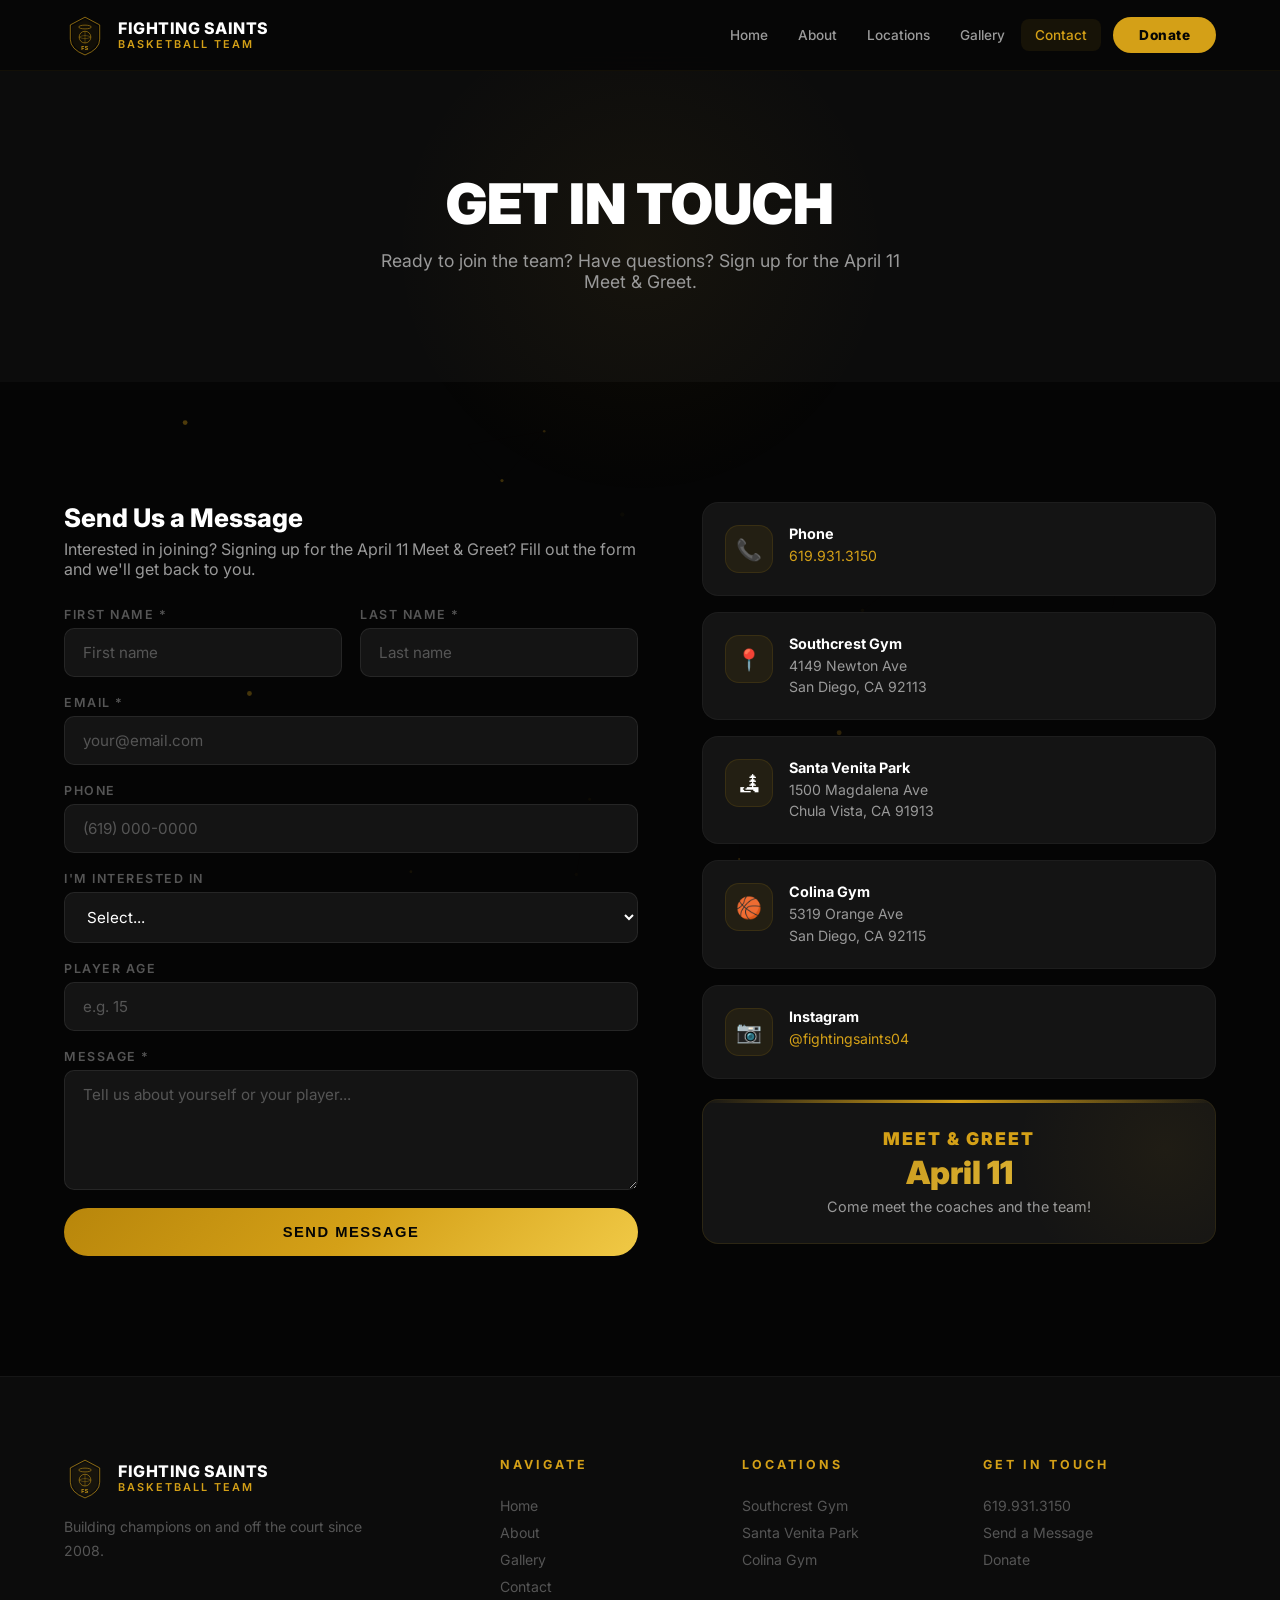
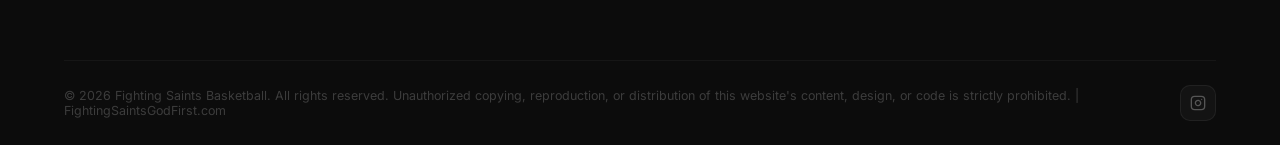
<file: contact.html>
<!DOCTYPE html>
<html lang="en">
<head>
  <meta charset="UTF-8">
  <meta name="viewport" content="width=device-width, initial-scale=1.0">
  <title>Contact | Fighting Saints Basketball</title>
  <link rel="preconnect" href="https://fonts.googleapis.com">
  <link rel="preconnect" href="https://fonts.gstatic.com" crossorigin>
  <link href="https://fonts.googleapis.com/css2?family=Inter:wght@400;500;600;700;800;900&display=swap" rel="stylesheet">
  <link rel="stylesheet" href="css/styles.css">
  <link rel="icon" href="images/logo-nav.svg" type="image/svg+xml">
</head>
<body>
  <canvas id="particles"></canvas>

  <header class="header">
    <nav class="nav">
      <a href="index.html" class="logo">
        <img src="images/logo-nav.svg" alt="Fighting Saints" class="logo-img">
        <div class="logo-text">Fighting Saints<span>Basketball Team</span></div>
      </a>
      <div class="nav-links">
        <a href="index.html">Home</a>
        <a href="index.html#about">About</a>
        <a href="index.html#locations">Locations</a>
        <a href="gallery.html">Gallery</a>
        <a href="contact.html" class="active">Contact</a>
        <a href="donate.html" class="btn-donate">Donate</a>
      </div>
      <button class="menu-toggle" aria-label="Menu"><span></span><span></span><span></span></button>
    </nav>
  </header>

  <section class="page-hero">
    <h1>Get in Touch</h1>
    <p>Ready to join the team? Have questions? Sign up for the April 11 Meet &amp; Greet.</p>
  </section>

  <section class="section">
    <div class="container">
      <div class="contact-grid">
        <div class="reveal-left">
          <h3 style="font-size:1.6rem; font-weight:800; margin-bottom:6px;">Send Us a Message</h3>
          <p style="color:var(--gray); margin-bottom:28px;">Interested in joining? Signing up for the April 11 Meet &amp; Greet? Fill out the form and we'll get back to you.</p>
          <form class="contact-form">
            <div class="form-row">
              <div class="form-group"><label for="firstName">First Name *</label><input type="text" id="firstName" name="firstName" required placeholder="First name"></div>
              <div class="form-group"><label for="lastName">Last Name *</label><input type="text" id="lastName" name="lastName" required placeholder="Last name"></div>
            </div>
            <div class="form-group"><label for="email">Email *</label><input type="email" id="email" name="email" required placeholder="your@email.com"></div>
            <div class="form-group"><label for="phone">Phone</label><input type="tel" id="phone" name="phone" placeholder="(619) 000-0000"></div>
            <div class="form-group">
              <label for="subject">I'm Interested In</label>
              <select id="subject" name="subject">
                <option value="">Select...</option>
                <option value="photos">Share Photos / Videos</option>
                <option value="meetgreet">April 11 Meet &amp; Greet</option>
                <option value="tryout">Player Tryouts</option>
                <option value="volunteer">Volunteering / Coaching</option>
                <option value="donate">Donations</option>
                <option value="other">Other</option>
              </select>
            </div>
            <div class="form-group"><label for="playerAge">Player Age</label><input type="number" id="playerAge" name="playerAge" min="5" max="19" placeholder="e.g. 15"></div>
            <div class="form-group"><label for="message">Message *</label><textarea id="message" name="message" required placeholder="Tell us about yourself or your player..."></textarea></div>
            <button type="submit" class="btn btn-gold" style="width:100%;">Send Message</button>
          </form>
        </div>
        <div class="reveal-right">
          <div class="contact-cards">
            <div class="contact-card"><div class="contact-icon">&#128222;</div><div><h4>Phone</h4><p><a href="tel:6199313150" style="color:var(--gold);">619.931.3150</a></p></div></div>
            <div class="contact-card"><div class="contact-icon">&#128205;</div><div><h4>Southcrest Gym</h4><p>4149 Newton Ave<br>San Diego, CA 92113</p></div></div>
            <div class="contact-card"><div class="contact-icon">&#127966;</div><div><h4>Santa Venita Park</h4><p>1500 Magdalena Ave<br>Chula Vista, CA 91913</p></div></div>
            <div class="contact-card"><div class="contact-icon">&#127936;</div><div><h4>Colina Gym</h4><p>5319 Orange Ave<br>San Diego, CA 92115</p></div></div>
            <div class="contact-card"><div class="contact-icon">&#128247;</div><div><h4>Instagram</h4><p><a href="https://www.instagram.com/fightingsaints04" target="_blank" rel="noopener" style="color:var(--gold);">@fightingsaints04</a></p></div></div>
          </div>
          <div class="meet-greet reveal" style="margin-top:20px; padding:28px;">
            <h3 style="font-size:1.1rem;">Meet &amp; Greet</h3>
            <div class="date-big" style="font-size:2rem;">April 11</div>
            <p class="details" style="margin:8px 0 0; font-size:0.9rem;">Come meet the coaches and the team!</p>
          </div>
        </div>
      </div>
    </div>
  </section>

  <footer class="footer">
    <div class="container">
      <div class="footer-grid">
        <div class="footer-brand">
          <a href="index.html" class="logo"><img src="images/logo-nav.svg" alt="Fighting Saints" class="logo-img"><div class="logo-text">Fighting Saints<span>Basketball Team</span></div></a>
          <p style="margin-top:16px;">Building champions on and off the court since 2008.</p>
        </div>
        <div class="footer-col"><h4>Navigate</h4><a href="index.html">Home</a><a href="index.html#about">About</a><a href="gallery.html">Gallery</a><a href="contact.html">Contact</a></div>
        <div class="footer-col"><h4>Locations</h4><a href="index.html#locations">Southcrest Gym</a><a href="index.html#locations">Santa Venita Park</a><a href="index.html#locations">Colina Gym</a></div>
        <div class="footer-col"><h4>Get in Touch</h4><a href="tel:6199313150">619.931.3150</a><a href="contact.html">Send a Message</a><a href="donate.html">Donate</a></div>
      </div>
      <div class="footer-bottom">
        <p>&copy; 2026 Fighting Saints Basketball. All rights reserved. Unauthorized copying, reproduction, or distribution of this website's content, design, or code is strictly prohibited. | FightingSaintsGodFirst.com</p>
        <div class="social-links"><a href="https://www.instagram.com/fightingsaints04" target="_blank" rel="noopener" aria-label="Instagram"><svg width="16" height="16" viewBox="0 0 24 24" fill="none" stroke="currentColor" stroke-width="2" stroke-linecap="round" stroke-linejoin="round"><rect x="2" y="2" width="20" height="20" rx="5"/><path d="M16 11.37A4 4 0 1 1 12.63 8 4 4 0 0 1 16 11.37z"/><line x1="17.5" y1="6.5" x2="17.51" y2="6.5"/></svg></a></div>
      </div>
    </div>
  </footer>

  <div class="lightbox"><div class="lightbox-close">&times;</div><div class="lightbox-content"></div></div>
  <script src="js/main.js"></script>
</body>
</html>
</file>
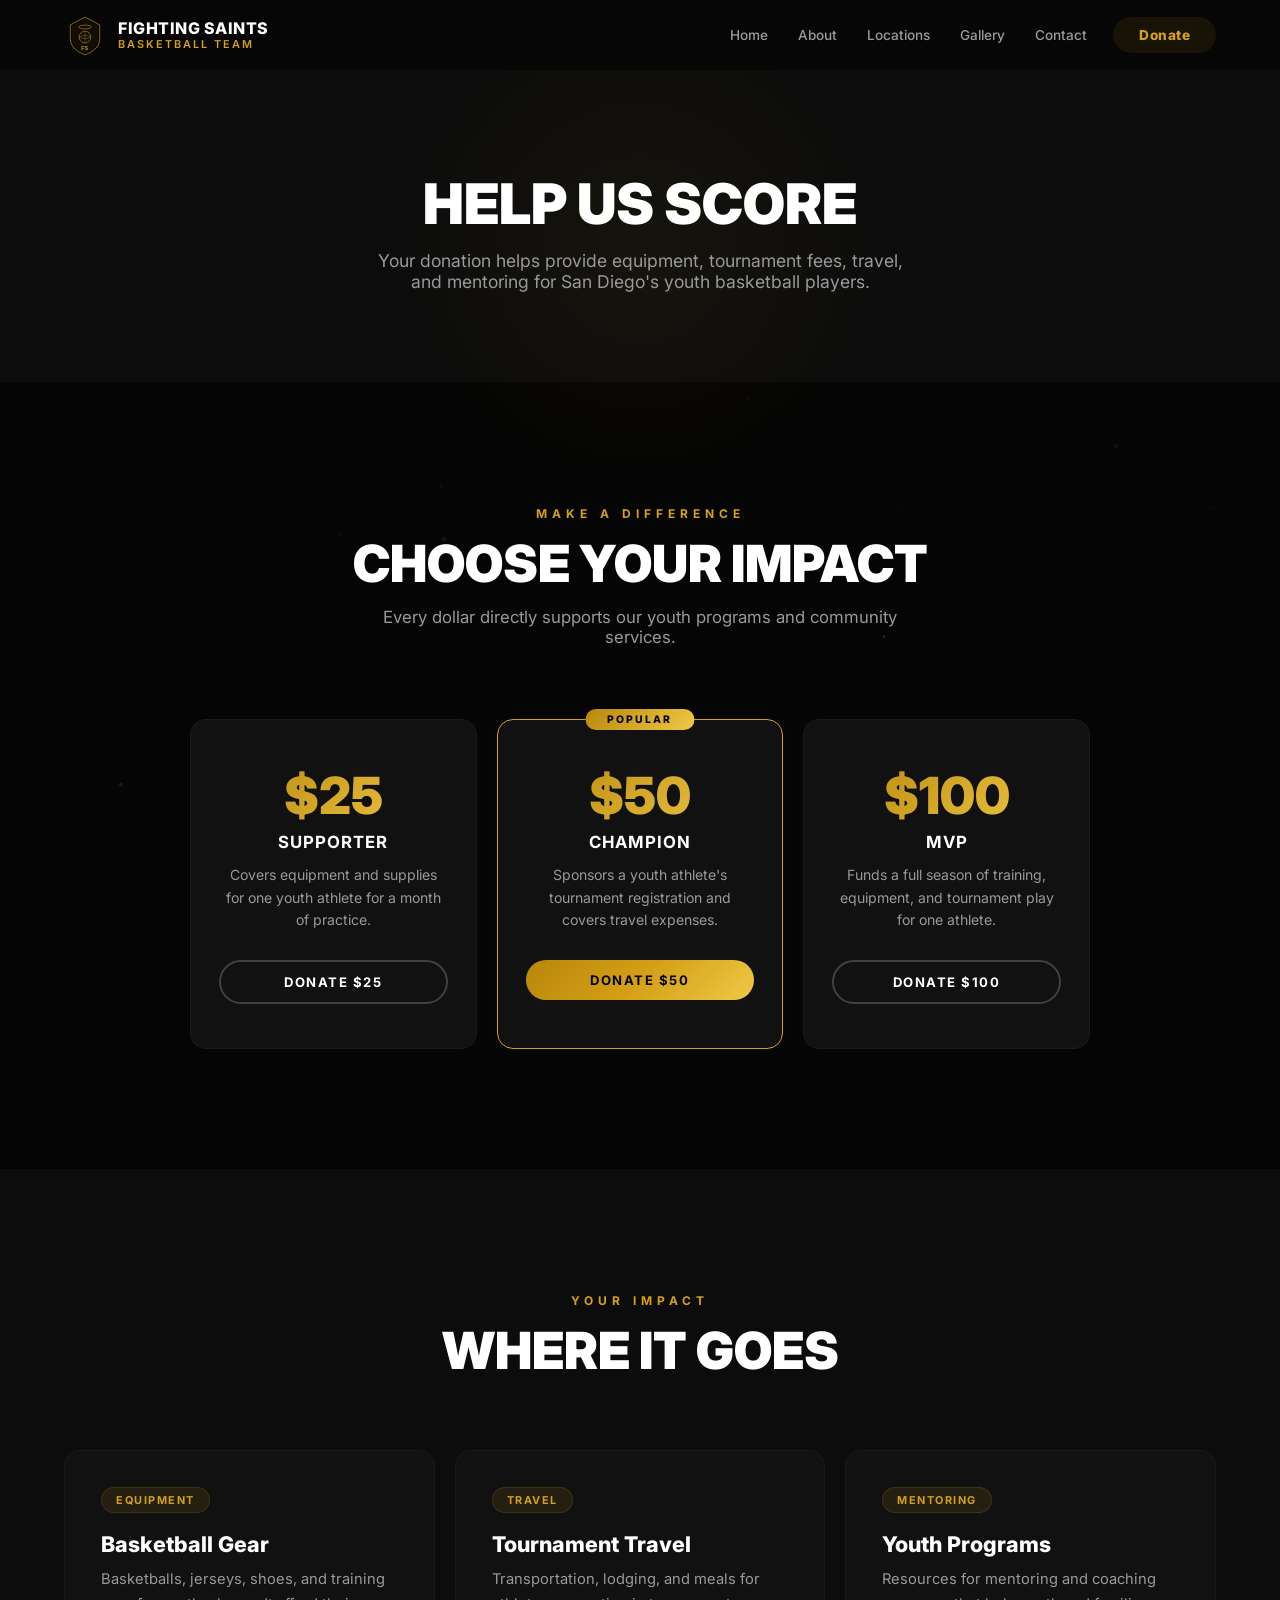
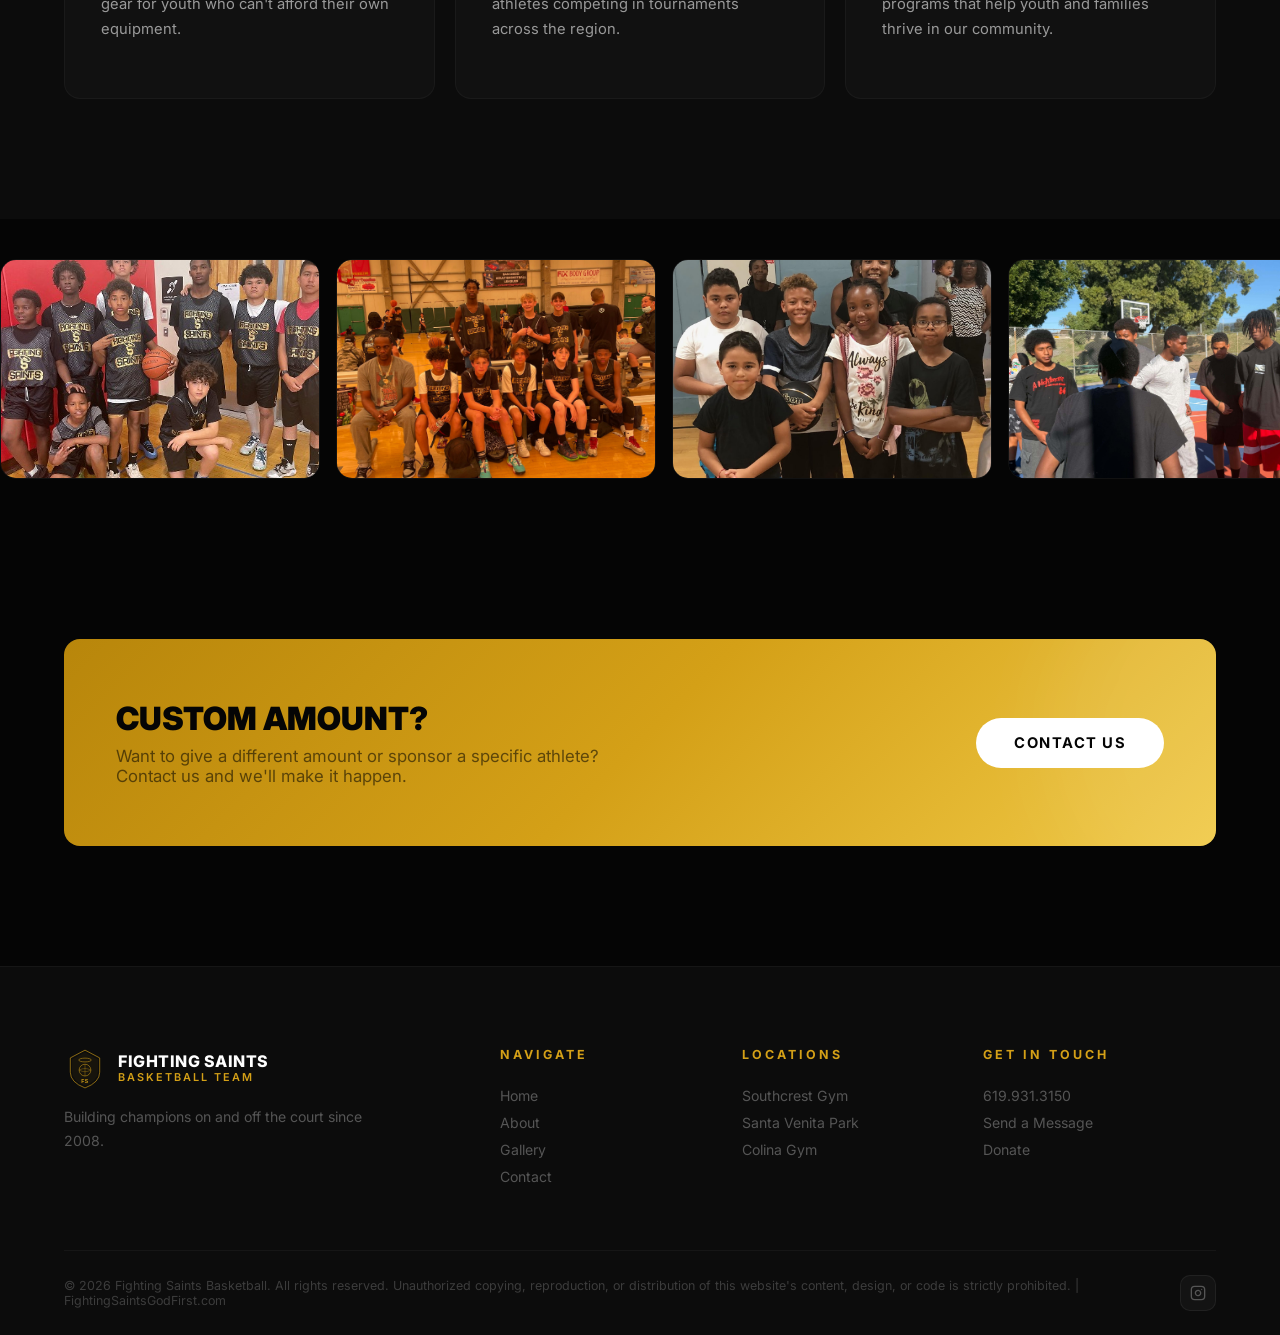
<file: donate.html>
<!DOCTYPE html>
<html lang="en">
<head>
  <meta charset="UTF-8">
  <meta name="viewport" content="width=device-width, initial-scale=1.0">
  <title>Donate | Fighting Saints Basketball</title>
  <link rel="preconnect" href="https://fonts.googleapis.com">
  <link rel="preconnect" href="https://fonts.gstatic.com" crossorigin>
  <link href="https://fonts.googleapis.com/css2?family=Inter:wght@400;500;600;700;800;900&display=swap" rel="stylesheet">
  <link rel="stylesheet" href="css/styles.css">
  <link rel="icon" href="images/logo-nav.svg" type="image/svg+xml">
</head>
<body>
  <canvas id="particles"></canvas>

  <header class="header">
    <nav class="nav">
      <a href="index.html" class="logo">
        <img src="images/logo-nav.svg" alt="Fighting Saints" class="logo-img">
        <div class="logo-text">Fighting Saints<span>Basketball Team</span></div>
      </a>
      <div class="nav-links">
        <a href="index.html">Home</a>
        <a href="index.html#about">About</a>
        <a href="index.html#locations">Locations</a>
        <a href="gallery.html">Gallery</a>
        <a href="contact.html">Contact</a>
        <a href="donate.html" class="btn-donate active">Donate</a>
      </div>
      <button class="menu-toggle" aria-label="Menu"><span></span><span></span><span></span></button>
    </nav>
  </header>

  <section class="page-hero">
    <h1>Help Us Score</h1>
    <p>Your donation helps provide equipment, tournament fees, travel, and mentoring for San Diego's youth basketball players.</p>
  </section>

  <section class="section" style="text-align:center;">
    <div class="container">
      <div class="section-header reveal">
        <div class="section-label">Make a Difference</div>
        <h2>Choose Your Impact</h2>
        <p>Every dollar directly supports our youth programs and community services.</p>
      </div>
      <div class="donate-grid">
        <div class="donate-card reveal">
          <div class="donate-amount">$25</div>
          <h3>Supporter</h3>
          <p>Covers equipment and supplies for one youth athlete for a month of practice.</p>
          <a href="contact.html" class="btn btn-outline btn-sm" style="width:100%;">Donate $25</a>
        </div>
        <div class="donate-card featured reveal">
          <div class="donate-amount">$50</div>
          <h3>Champion</h3>
          <p>Sponsors a youth athlete's tournament registration and covers travel expenses.</p>
          <a href="contact.html" class="btn btn-gold btn-sm" style="width:100%;">Donate $50</a>
        </div>
        <div class="donate-card reveal">
          <div class="donate-amount">$100</div>
          <h3>MVP</h3>
          <p>Funds a full season of training, equipment, and tournament play for one athlete.</p>
          <a href="contact.html" class="btn btn-outline btn-sm" style="width:100%;">Donate $100</a>
        </div>
      </div>
    </div>
  </section>

  <section class="section section-dark">
    <div class="container">
      <div class="section-header reveal">
        <div class="section-label">Your Impact</div>
        <h2>Where It Goes</h2>
      </div>
      <div class="locations-grid stagger">
        <div class="location-card reveal" style="--i:0">
          <div class="location-badge badge-indoor">Equipment</div>
          <h3>Basketball Gear</h3>
          <p class="address">Basketballs, jerseys, shoes, and training gear for youth who can't afford their own equipment.</p>
        </div>
        <div class="location-card reveal" style="--i:1">
          <div class="location-badge badge-indoor">Travel</div>
          <h3>Tournament Travel</h3>
          <p class="address">Transportation, lodging, and meals for athletes competing in tournaments across the region.</p>
        </div>
        <div class="location-card reveal" style="--i:2">
          <div class="location-badge badge-indoor">Mentoring</div>
          <h3>Youth Programs</h3>
          <p class="address">Resources for mentoring and coaching programs that help youth and families thrive in our community.</p>
        </div>
      </div>
    </div>
  </section>

  <!-- IMAGE BREAK -->
  <div class="marquee-section" style="padding:40px 0;">
    <div class="marquee-track" style="animation-duration:35s;">
      <div class="marquee-item"><img src="images/new/team-black-gold-2.jpeg" alt="Team"></div>
      <div class="marquee-item"><img src="images/new/tournament-2.jpeg" alt="Tournament"></div>
      <div class="marquee-item"><img src="images/weebly/little-saints.jpg" alt="Youth"></div>
      <div class="marquee-item"><img src="images/new/park-huddle.jpeg" alt="Practice"></div>
      <div class="marquee-item"><img src="images/new/team-black-gold-5.jpeg" alt="Champions"></div>
      <div class="marquee-item"><img src="images/new/team-black-gold-2.jpeg" alt="Team"></div>
      <div class="marquee-item"><img src="images/new/tournament-2.jpeg" alt="Tournament"></div>
      <div class="marquee-item"><img src="images/weebly/little-saints.jpg" alt="Youth"></div>
      <div class="marquee-item"><img src="images/new/park-huddle.jpeg" alt="Practice"></div>
      <div class="marquee-item"><img src="images/new/team-black-gold-5.jpeg" alt="Champions"></div>
    </div>
  </div>

  <section class="section">
    <div class="container">
      <div class="cta-banner reveal">
        <div>
          <h3>Custom Amount?</h3>
          <p>Want to give a different amount or sponsor a specific athlete? Contact us and we'll make it happen.</p>
        </div>
        <a href="contact.html" class="btn btn-white">Contact Us</a>
      </div>
    </div>
  </section>

  <footer class="footer">
    <div class="container">
      <div class="footer-grid">
        <div class="footer-brand">
          <a href="index.html" class="logo"><img src="images/logo-nav.svg" alt="Fighting Saints" class="logo-img"><div class="logo-text">Fighting Saints<span>Basketball Team</span></div></a>
          <p style="margin-top:16px;">Building champions on and off the court since 2008.</p>
        </div>
        <div class="footer-col"><h4>Navigate</h4><a href="index.html">Home</a><a href="index.html#about">About</a><a href="gallery.html">Gallery</a><a href="contact.html">Contact</a></div>
        <div class="footer-col"><h4>Locations</h4><a href="index.html#locations">Southcrest Gym</a><a href="index.html#locations">Santa Venita Park</a><a href="index.html#locations">Colina Gym</a></div>
        <div class="footer-col"><h4>Get in Touch</h4><a href="tel:6199313150">619.931.3150</a><a href="contact.html">Send a Message</a><a href="donate.html">Donate</a></div>
      </div>
      <div class="footer-bottom">
        <p>&copy; 2026 Fighting Saints Basketball. All rights reserved. Unauthorized copying, reproduction, or distribution of this website's content, design, or code is strictly prohibited. | FightingSaintsGodFirst.com</p>
        <div class="social-links"><a href="https://www.instagram.com/fightingsaints04" target="_blank" rel="noopener" aria-label="Instagram"><svg width="16" height="16" viewBox="0 0 24 24" fill="none" stroke="currentColor" stroke-width="2" stroke-linecap="round" stroke-linejoin="round"><rect x="2" y="2" width="20" height="20" rx="5"/><path d="M16 11.37A4 4 0 1 1 12.63 8 4 4 0 0 1 16 11.37z"/><line x1="17.5" y1="6.5" x2="17.51" y2="6.5"/></svg></a></div>
      </div>
    </div>
  </footer>

  <div class="lightbox"><div class="lightbox-close">&times;</div><div class="lightbox-content"></div></div>
  <script src="js/main.js"></script>
</body>
</html>
</file>
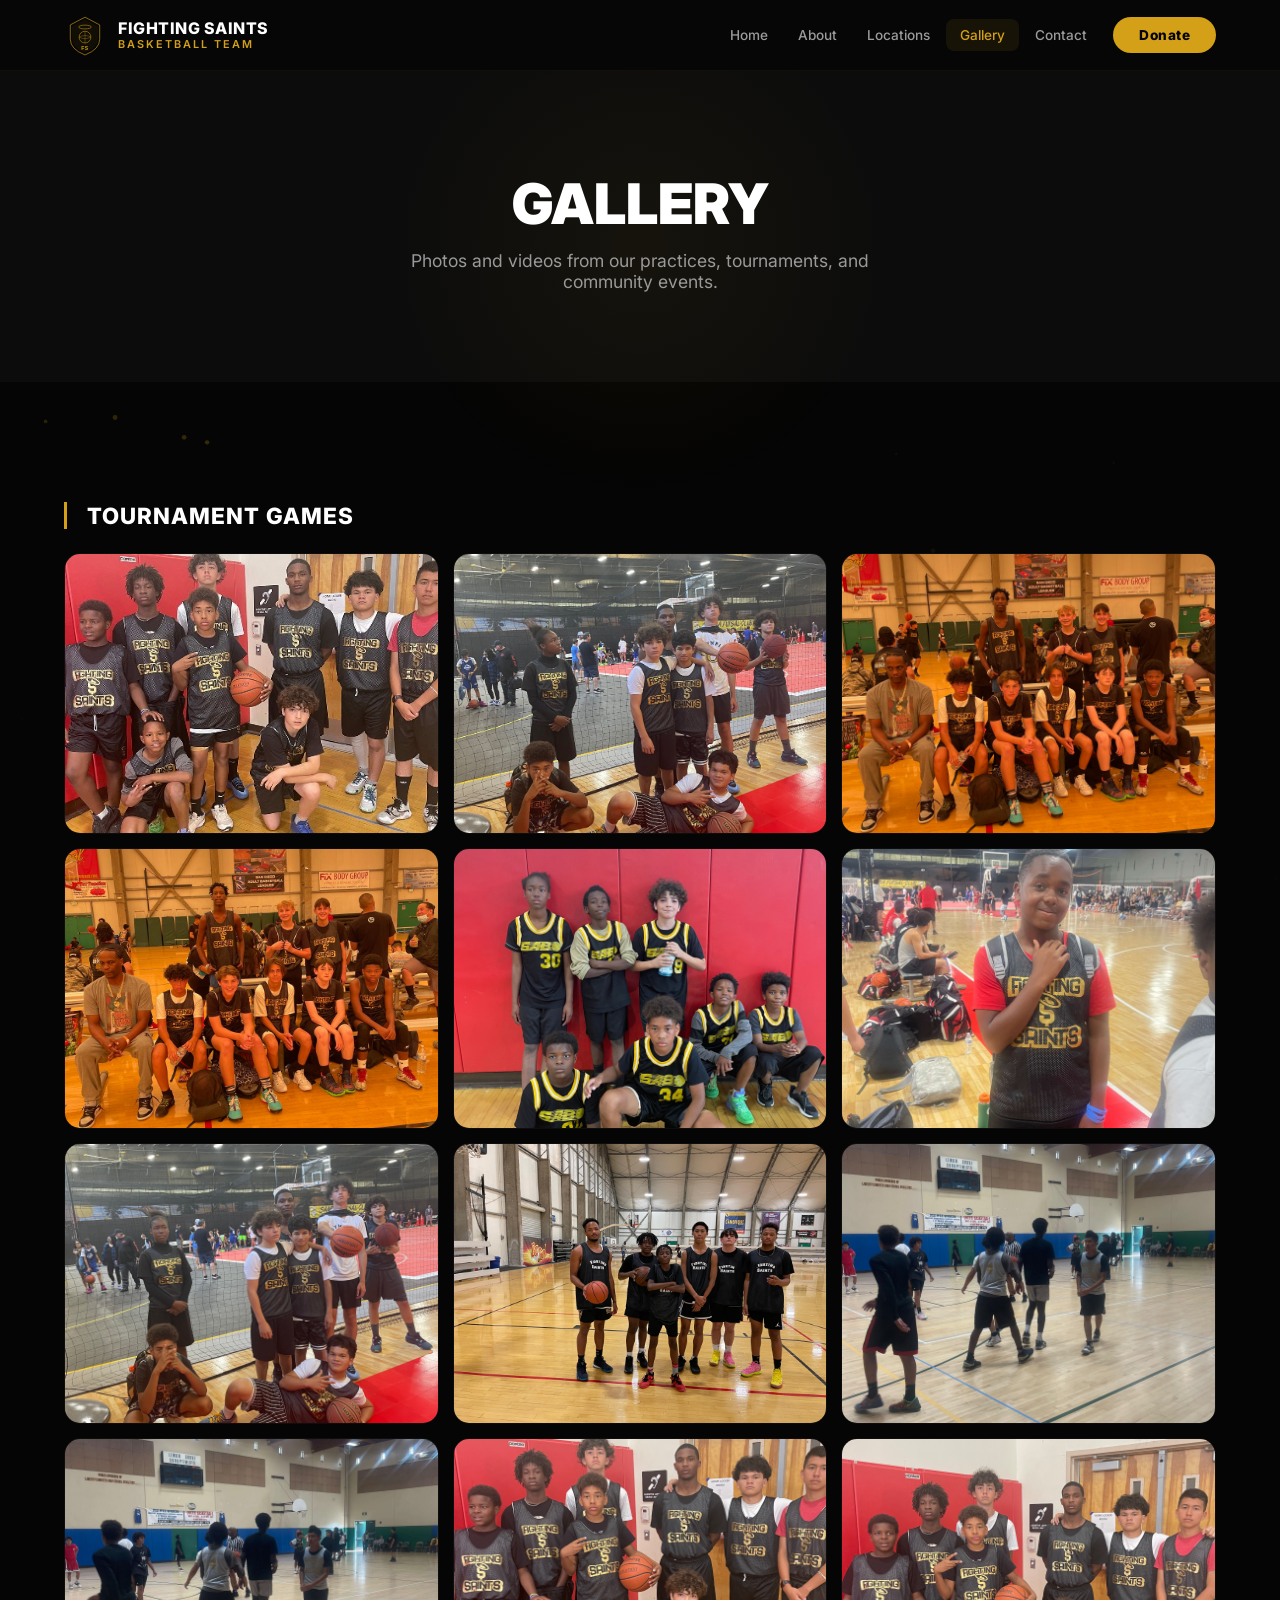
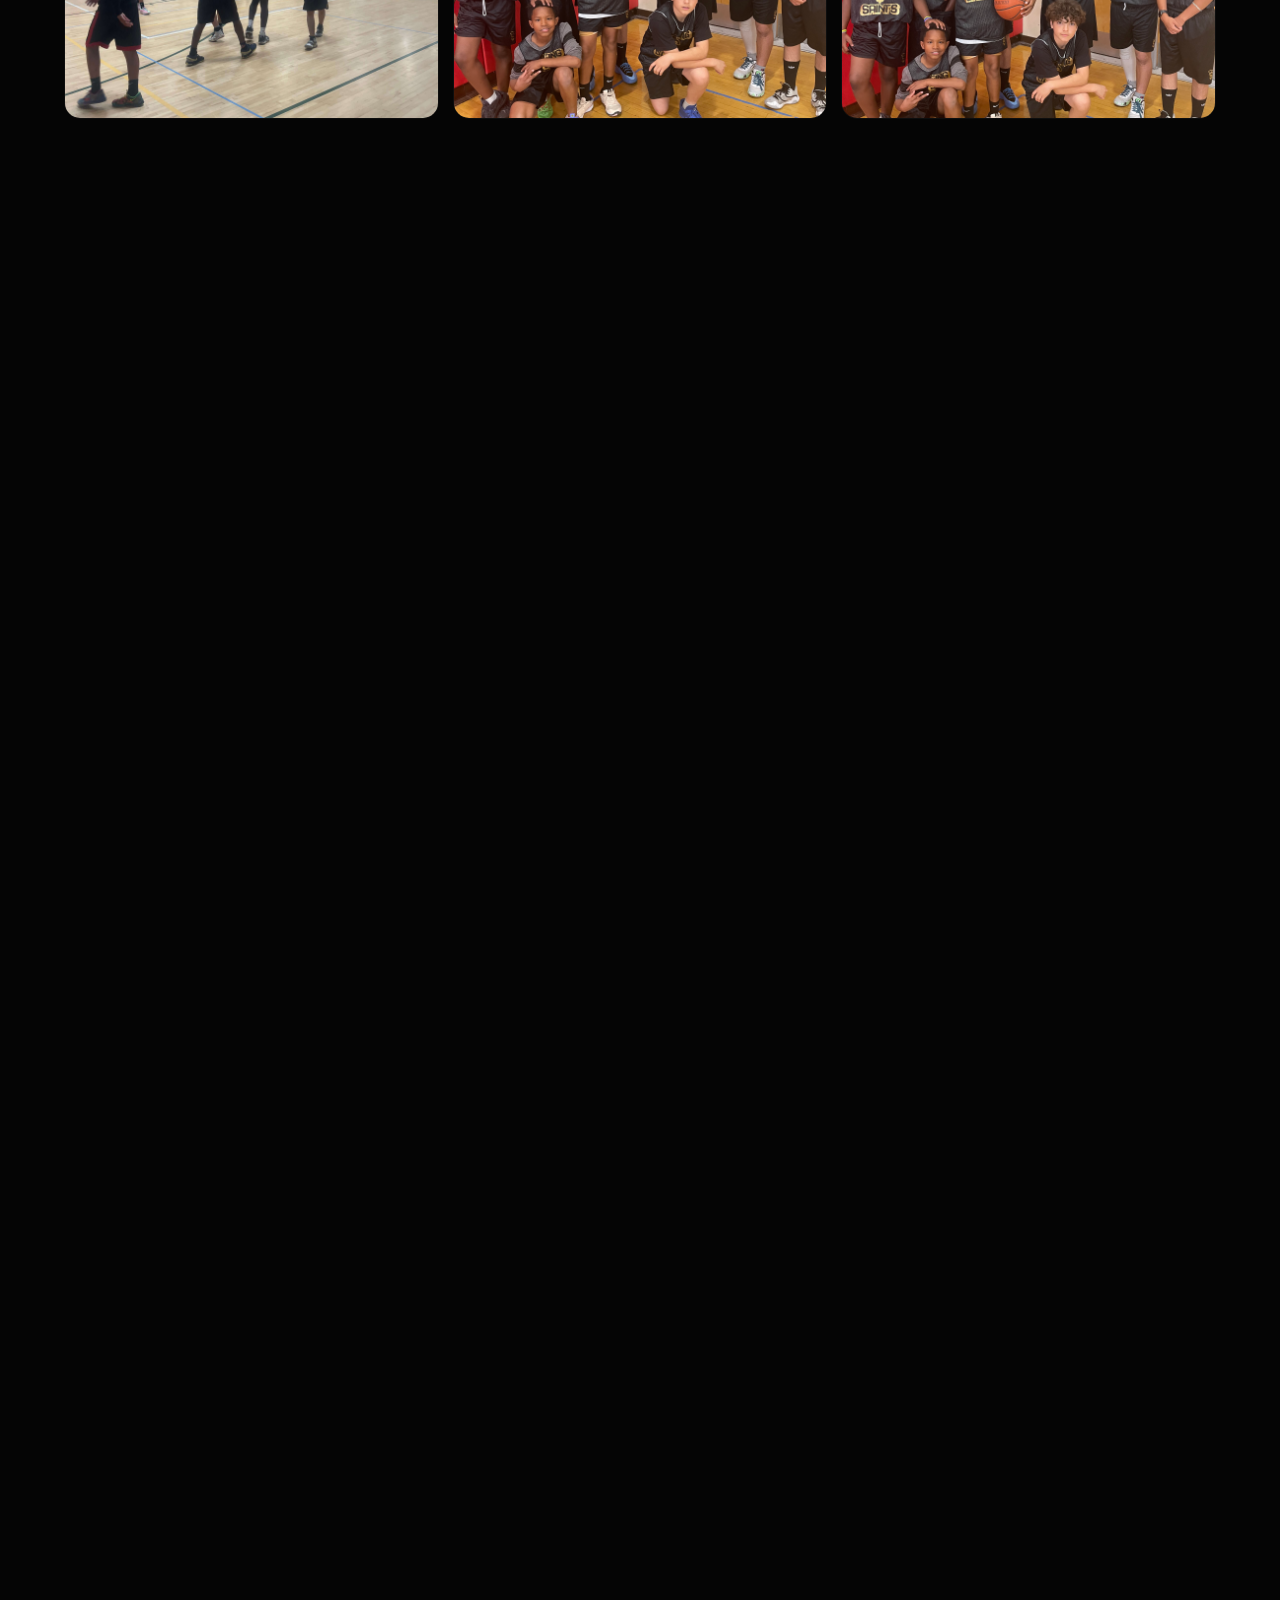
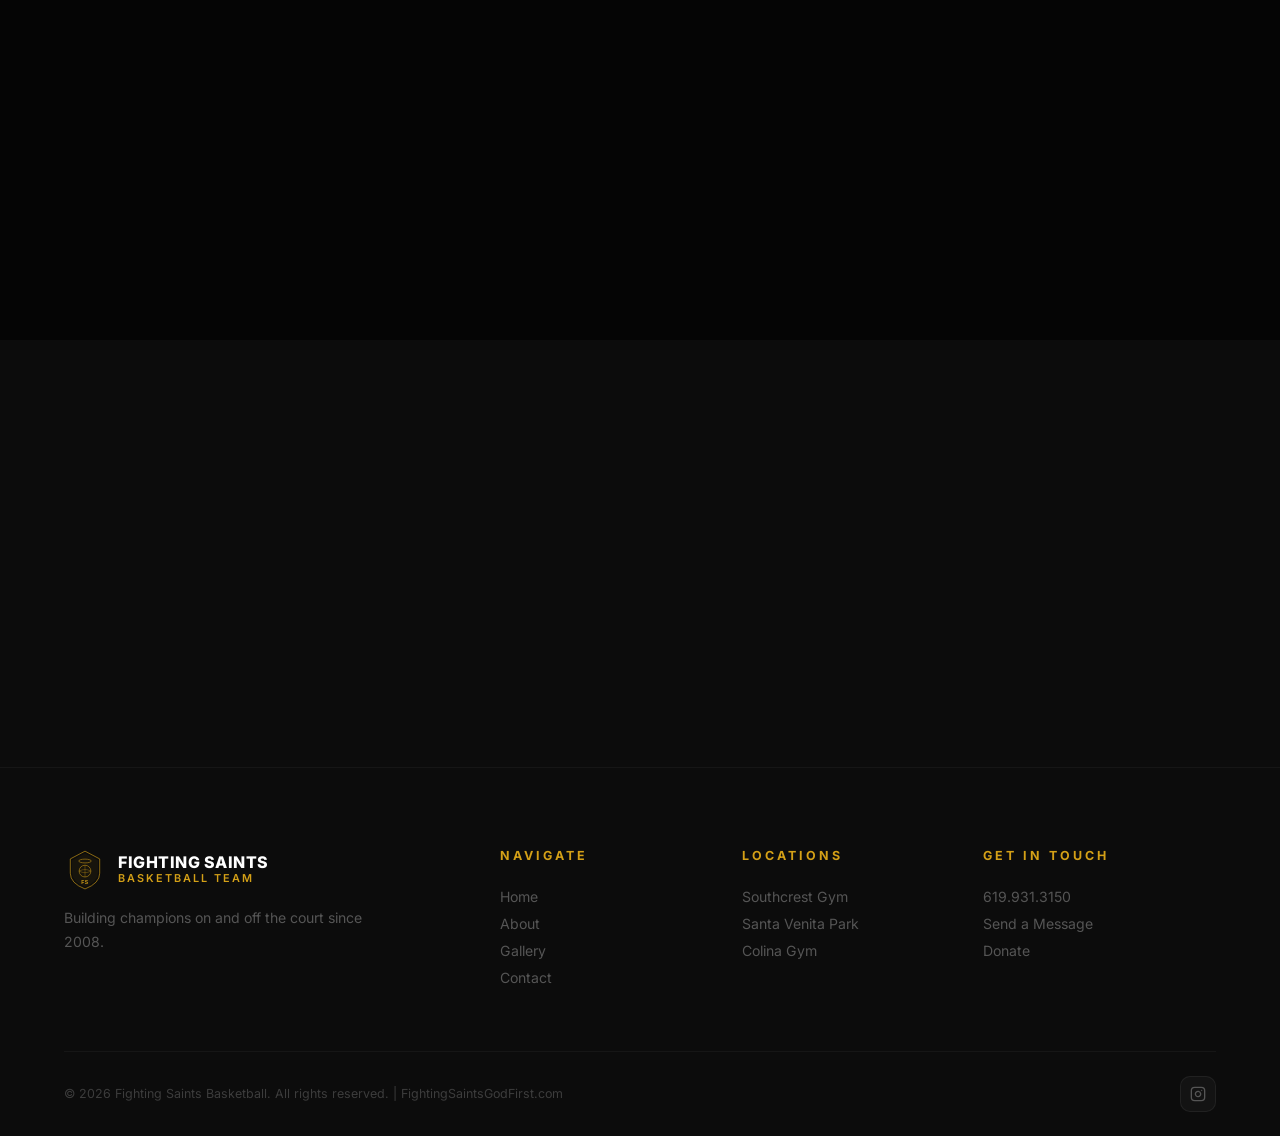
<file: gallery.html>
<!DOCTYPE html>
<html lang="en">
<head>
  <meta charset="UTF-8">
  <meta name="viewport" content="width=device-width, initial-scale=1.0">
  <title>Gallery | Fighting Saints Basketball</title>
  <link rel="preconnect" href="https://fonts.googleapis.com">
  <link rel="preconnect" href="https://fonts.gstatic.com" crossorigin>
  <link href="https://fonts.googleapis.com/css2?family=Inter:wght@400;500;600;700;800;900&display=swap" rel="stylesheet">
  <link rel="stylesheet" href="css/styles.css">
  <link rel="icon" href="images/logo-nav.svg" type="image/svg+xml">
</head>
<body>
  <canvas id="particles"></canvas>

  <header class="header">
    <nav class="nav">
      <a href="index.html" class="logo">
        <img src="images/logo-nav.svg" alt="Fighting Saints" class="logo-img">
        <div class="logo-text">Fighting Saints<span>Basketball Team</span></div>
      </a>
      <div class="nav-links">
        <a href="index.html">Home</a>
        <a href="index.html#about">About</a>
        <a href="index.html#locations">Locations</a>
        <a href="gallery.html" class="active">Gallery</a>
        <a href="contact.html">Contact</a>
        <a href="donate.html" class="btn-donate">Donate</a>
      </div>
      <button class="menu-toggle" aria-label="Menu"><span></span><span></span><span></span></button>
    </nav>
  </header>

  <section class="page-hero">
    <h1>Gallery</h1>
    <p>Photos and videos from our practices, tournaments, and community events.</p>
  </section>

  <section class="section">
    <div class="container">

      <!-- TOURNAMENT -->
      <div class="gallery-section">
        <h3 class="gallery-title reveal">Tournament Games</h3>
        <div class="gallery-grid">
          <div class="gallery-item reveal"><img loading="lazy" src="images/new/team-black-gold-2.jpeg" alt="Black & Gold team"><div class="zoom-icon">&#128269;</div></div>
          <div class="gallery-item reveal"><img loading="lazy" src="images/new/team-black-gold-1.jpeg" alt="Team in gym"><div class="zoom-icon">&#128269;</div></div>
          <div class="gallery-item reveal"><img loading="lazy" src="images/new/tournament-2.jpeg" alt="Tournament team"><div class="zoom-icon">&#128269;</div></div>
          <div class="gallery-item reveal"><img loading="lazy" src="images/new/tournament-1.jpeg" alt="Tournament photo"><div class="zoom-icon">&#128269;</div></div>
          <div class="gallery-item reveal"><img loading="lazy" src="images/new/team-black-gold-5.jpeg" alt="Team jerseys"><div class="zoom-icon">&#128269;</div></div>
          <div class="gallery-item reveal"><img loading="lazy" src="images/new/player-portrait.jpeg" alt="Player portrait"><div class="zoom-icon">&#128269;</div></div>
          <div class="gallery-item reveal"><img loading="lazy" src="images/new/tournament-action.jpeg" alt="Tournament action"><div class="zoom-icon">&#128269;</div></div>
          <div class="gallery-item reveal"><img loading="lazy" src="images/new/team-gym.jpeg" alt="Team in gym"><div class="zoom-icon">&#128269;</div></div>
          <div class="gallery-item reveal"><img loading="lazy" src="images/tournament/game-action.jpeg" alt="Game action"><div class="zoom-icon">&#128269;</div></div>
          <div class="gallery-item reveal"><img loading="lazy" src="images/new/game-action-new.jpeg" alt="Game action"><div class="zoom-icon">&#128269;</div></div>
          <div class="gallery-item reveal"><img loading="lazy" src="images/new/team-black-gold-3.jpeg" alt="Black & Gold team"><div class="zoom-icon">&#128269;</div></div>
          <div class="gallery-item reveal"><img loading="lazy" src="images/new/team-black-gold-4.jpeg" alt="Team photo"><div class="zoom-icon">&#128269;</div></div>
          <div class="gallery-item reveal"><img loading="lazy" src="images/new/saints-huddle.jpeg" alt="Saints team huddle"><div class="zoom-icon">&#128269;</div></div>
          <div class="gallery-item reveal"><img loading="lazy" src="images/new/saints-bench.jpeg" alt="Saints on bench"><div class="zoom-icon">&#128269;</div></div>
          <div class="gallery-item reveal"><img loading="lazy" src="images/new/saints-numbered.jpeg" alt="Saints numbered jerseys"><div class="zoom-icon">&#128269;</div></div>
          <div class="gallery-item reveal"><img loading="lazy" src="images/new/saints-mixed-jerseys.jpeg" alt="Saints mixed jerseys"><div class="zoom-icon">&#128269;</div></div>
        </div>
      </div>

      <!-- PRACTICE -->
      <div class="gallery-section">
        <h3 class="gallery-title reveal">Practice &amp; Training</h3>
        <div class="gallery-grid">
          <div class="gallery-item reveal"><img loading="lazy" src="images/new/team-white-gold.jpeg" alt="Team practice"><div class="zoom-icon">&#128269;</div></div>
          <div class="gallery-item reveal"><img loading="lazy" src="images/park/park-practice-1.jpeg" alt="Outdoor practice"><div class="zoom-icon">&#128269;</div></div>
          <div class="gallery-item reveal"><img loading="lazy" src="images/new/park-practice.jpeg" alt="Park practice"><div class="zoom-icon">&#128269;</div></div>
          <div class="gallery-item reveal"><img loading="lazy" src="images/new/park-huddle.jpeg" alt="Park huddle"><div class="zoom-icon">&#128269;</div></div>
          <div class="gallery-item reveal"><img loading="lazy" src="images/park/park-practice-2.jpeg" alt="Park training"><div class="zoom-icon">&#128269;</div></div>
          <div class="gallery-item reveal"><img loading="lazy" src="images/tournament/team-practice.jpeg" alt="Practice session"><div class="zoom-icon">&#128269;</div></div>
          <div class="gallery-item reveal"><img loading="lazy" src="images/new/gym-game-action.jpeg" alt="Gym game action"><div class="zoom-icon">&#128269;</div></div>
          <div class="gallery-item reveal"><img loading="lazy" src="images/new/gym-game-action-2.jpeg" alt="Gym game"><div class="zoom-icon">&#128269;</div></div>
          <div class="gallery-item reveal"><img loading="lazy" src="images/new/park-sunlight.jpeg" alt="Park practice"><div class="zoom-icon">&#128269;</div></div>
        </div>
      </div>

      <!-- COMMUNITY -->
      <div class="gallery-section">
        <h3 class="gallery-title reveal">Community &amp; Team Life</h3>
        <div class="gallery-grid">
          <div class="gallery-item reveal"><img loading="lazy" src="images/picnic/picnic-1.jpeg" alt="Community picnic"><div class="zoom-icon">&#128269;</div></div>
          <div class="gallery-item reveal"><img loading="lazy" src="images/new/community-hangout.jpeg" alt="Team hangout"><div class="zoom-icon">&#128269;</div></div>
          <div class="gallery-item reveal"><img loading="lazy" src="images/new/community-gathering.jpeg" alt="Community gathering"><div class="zoom-icon">&#128269;</div></div>
          <div class="gallery-item reveal"><img loading="lazy" src="images/weebly/trophy.jpg" alt="Trophy"><div class="zoom-icon">&#128269;</div></div>
          <div class="gallery-item reveal"><img loading="lazy" src="images/weebly/little-saints.jpg" alt="Little Saints youth"><div class="zoom-icon">&#128269;</div></div>
          <div class="gallery-item reveal"><img loading="lazy" src="images/park/park-practice-3.jpeg" alt="Park training"><div class="zoom-icon">&#128269;</div></div>
          <div class="gallery-item reveal"><img loading="lazy" src="images/new/park-hangout-1.jpeg" alt="Park hangout"><div class="zoom-icon">&#128269;</div></div>
          <div class="gallery-item reveal"><img loading="lazy" src="images/new/park-hangout-2.jpeg" alt="Park hangout"><div class="zoom-icon">&#128269;</div></div>
        </div>
      </div>

      <!-- VIDEOS -->
      <div class="gallery-section">
        <h3 class="gallery-title reveal">Videos</h3>
        <div class="gallery-grid">
          <div class="gallery-item-video reveal">
            <video muted preload="metadata"><source src="images/videos/video-1.mp4" type="video/mp4"></video>
            <div class="play-overlay"><div class="play-circle"></div></div>
          </div>
          <div class="gallery-item-video reveal">
            <video muted preload="metadata"><source src="images/videos/video-2.mp4" type="video/mp4"></video>
            <div class="play-overlay"><div class="play-circle"></div></div>
          </div>
          <div class="gallery-item-video reveal">
            <video muted preload="metadata"><source src="images/videos/video-3.mp4" type="video/mp4"></video>
            <div class="play-overlay"><div class="play-circle"></div></div>
          </div>
          <div class="gallery-item-video reveal">
            <video muted preload="metadata"><source src="images/videos/video-4.mp4" type="video/mp4"></video>
            <div class="play-overlay"><div class="play-circle"></div></div>
          </div>
          <div class="gallery-item-video reveal">
            <video muted preload="metadata"><source src="images/videos/video-5.mp4" type="video/mp4"></video>
            <div class="play-overlay"><div class="play-circle"></div></div>
          </div>
          <div class="gallery-item-video reveal">
            <video muted preload="metadata"><source src="images/videos/video-6.mp4" type="video/mp4"></video>
            <div class="play-overlay"><div class="play-circle"></div></div>
          </div>
        </div>
      </div>

    </div>
  </section>

  <!-- CTA -->
  <section class="section section-dark">
    <div class="container">
      <div class="cta-banner reveal">
        <div>
          <h3>Want to Be in Our Next Photos?</h3>
          <p>Join the Fighting Saints. Recruiting players ages 13&ndash;17 now.</p>
        </div>
        <a href="contact.html" class="btn btn-white">Join the Team</a>
      </div>
    </div>
  </section>

  <footer class="footer">
    <div class="container">
      <div class="footer-grid">
        <div class="footer-brand">
          <a href="index.html" class="logo"><img src="images/logo-nav.svg" alt="Fighting Saints" class="logo-img"><div class="logo-text">Fighting Saints<span>Basketball Team</span></div></a>
          <p style="margin-top:16px;">Building champions on and off the court since 2008.</p>
        </div>
        <div class="footer-col"><h4>Navigate</h4><a href="index.html">Home</a><a href="index.html#about">About</a><a href="gallery.html">Gallery</a><a href="contact.html">Contact</a></div>
        <div class="footer-col"><h4>Locations</h4><a href="index.html#locations">Southcrest Gym</a><a href="index.html#locations">Santa Venita Park</a><a href="index.html#locations">Colina Gym</a></div>
        <div class="footer-col"><h4>Get in Touch</h4><a href="tel:6199313150">619.931.3150</a><a href="contact.html">Send a Message</a><a href="donate.html">Donate</a></div>
      </div>
      <div class="footer-bottom">
        <p>&copy; 2026 Fighting Saints Basketball. All rights reserved. | FightingSaintsGodFirst.com</p>
        <div class="social-links"><a href="https://www.instagram.com/fightingsaints04" target="_blank" rel="noopener" aria-label="Instagram"><svg width="16" height="16" viewBox="0 0 24 24" fill="none" stroke="currentColor" stroke-width="2" stroke-linecap="round" stroke-linejoin="round"><rect x="2" y="2" width="20" height="20" rx="5"/><path d="M16 11.37A4 4 0 1 1 12.63 8 4 4 0 0 1 16 11.37z"/><line x1="17.5" y1="6.5" x2="17.51" y2="6.5"/></svg></a></div>
      </div>
    </div>
  </footer>

  <div class="lightbox"><div class="lightbox-close">&times;</div><div class="lightbox-content"></div></div>
  <script src="js/main.js"></script>
</body>
</html>
</file>
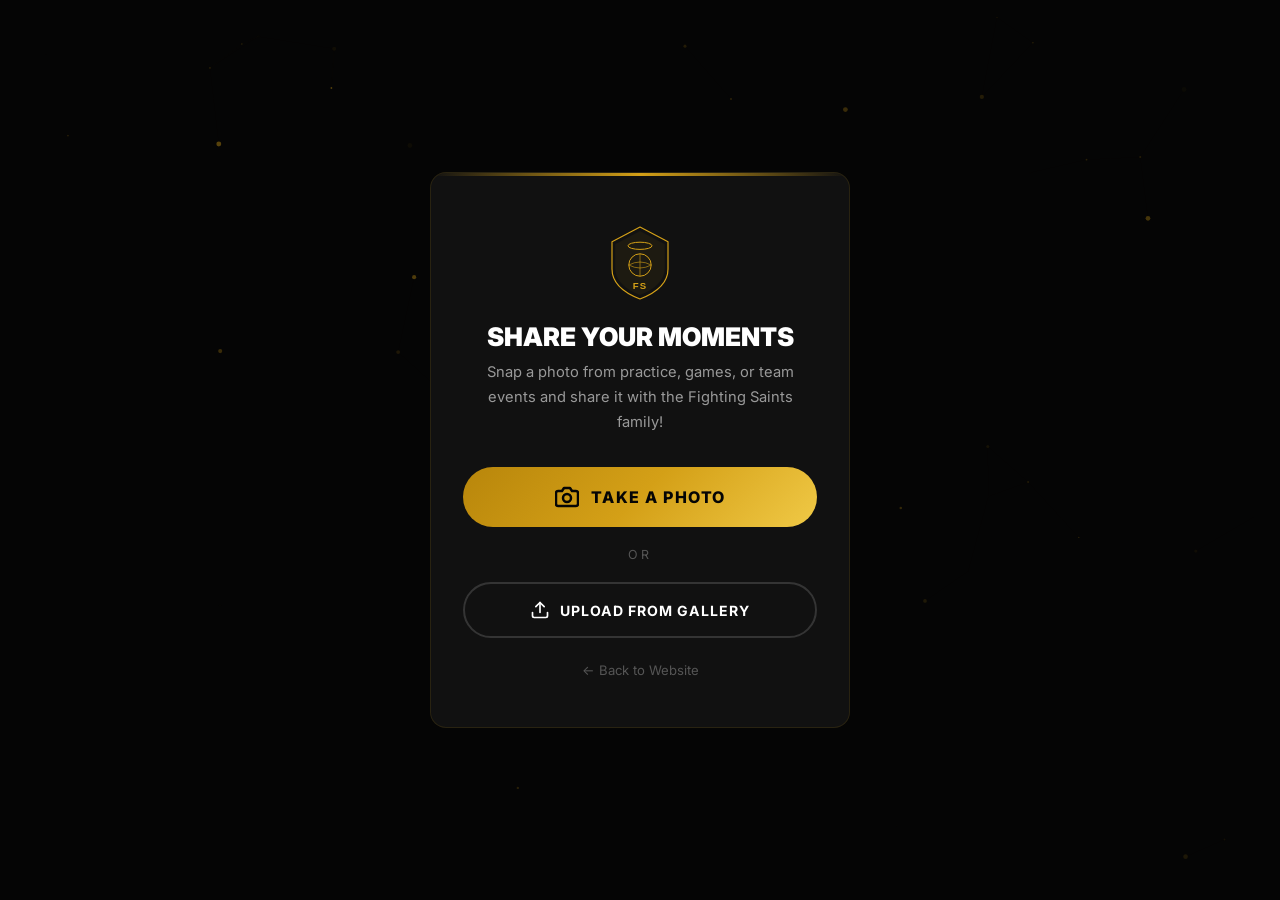
<file: share.html>
<!DOCTYPE html>
<html lang="en">
<head>
  <meta charset="UTF-8">
  <meta name="viewport" content="width=device-width, initial-scale=1.0">
  <title>Share Your Moments | Fighting Saints Basketball</title>
  <link rel="preconnect" href="https://fonts.googleapis.com">
  <link rel="preconnect" href="https://fonts.gstatic.com" crossorigin>
  <link href="https://fonts.googleapis.com/css2?family=Inter:wght@400;500;600;700;800;900&display=swap" rel="stylesheet">
  <link rel="stylesheet" href="css/styles.css">
  <link rel="icon" href="images/logo-nav.svg" type="image/svg+xml">
  <style>
    .share-page { min-height: 100vh; display: flex; flex-direction: column; align-items: center; justify-content: center; padding: 40px 20px; text-align: center; }
    .share-card { max-width: 420px; width: 100%; background: var(--black-card); border: 1px solid rgba(212,160,23,0.12); border-radius: var(--radius); padding: 48px 32px; position: relative; overflow: hidden; }
    .share-card::before { content: ''; position: absolute; top: 0; left: 0; width: 100%; height: 3px; background: linear-gradient(90deg, transparent, var(--gold), transparent); }
    .share-logo { width: 80px; height: 80px; margin: 0 auto 20px; }
    .share-title { font-size: 1.6rem; font-weight: 900; text-transform: uppercase; margin-bottom: 8px; }
    .share-sub { color: var(--gray); font-size: 0.92rem; line-height: 1.7; margin-bottom: 32px; }
    .camera-btn { display: flex; align-items: center; justify-content: center; gap: 12px; width: 100%; padding: 18px 24px; background: linear-gradient(135deg, var(--gold-dark), var(--gold), var(--gold-light)); color: var(--black); font-size: 1rem; font-weight: 800; border: none; border-radius: 50px; cursor: pointer; text-transform: uppercase; letter-spacing: 1.5px; transition: var(--transition); position: relative; overflow: hidden; }
    .camera-btn:hover { transform: translateY(-3px); box-shadow: 0 8px 40px var(--gold-glow); }
    .camera-btn svg { flex-shrink: 0; }
    .camera-input { position: absolute; inset: 0; opacity: 0; cursor: pointer; width: 100%; height: 100%; }
    .or-divider { color: var(--gray-dark); font-size: 0.78rem; text-transform: uppercase; letter-spacing: 3px; margin: 20px 0; }
    .upload-btn { display: flex; align-items: center; justify-content: center; gap: 10px; width: 100%; padding: 16px 24px; background: transparent; color: var(--white); font-size: 0.88rem; font-weight: 700; border: 2px solid rgba(255,255,255,0.15); border-radius: 50px; cursor: pointer; text-transform: uppercase; letter-spacing: 1px; transition: var(--transition); position: relative; overflow: hidden; }
    .upload-btn:hover { border-color: var(--gold); color: var(--gold); transform: translateY(-2px); }
    .preview-area { margin-top: 24px; display: none; }
    .preview-area.active { display: block; }
    .preview-img { max-width: 100%; border-radius: 12px; margin-bottom: 16px; border: 2px solid rgba(212,160,23,0.2); }
    .preview-count { color: var(--gold); font-size: 0.88rem; font-weight: 700; margin-bottom: 16px; }
    .send-btn { display: inline-flex; align-items: center; justify-content: center; gap: 10px; padding: 16px 36px; background: linear-gradient(135deg, #833ab4, #fd1d1d, #fcb045); color: var(--white); font-size: 0.92rem; font-weight: 700; border: none; border-radius: 50px; cursor: pointer; text-transform: uppercase; letter-spacing: 1px; transition: var(--transition); width: 100%; }
    .send-btn:hover { transform: translateY(-3px); box-shadow: 0 8px 30px rgba(131,58,180,0.4); }
    .back-link { display: inline-block; margin-top: 24px; color: var(--gray-dark); font-size: 0.82rem; }
    .back-link:hover { color: var(--gold); }
    .success-msg { display: none; padding: 20px; background: rgba(46,125,50,0.15); border: 1px solid rgba(46,125,50,0.3); border-radius: 12px; color: #66bb6a; font-weight: 600; margin-top: 16px; }
    .success-msg.active { display: block; }
  </style>
</head>
<body>
  <canvas id="particles"></canvas>

  <div class="share-page">
    <div class="share-card">
      <img src="images/logo-nav.svg" alt="Fighting Saints" class="share-logo">
      <h1 class="share-title">Share Your Moments</h1>
      <p class="share-sub">Snap a photo from practice, games, or team events and share it with the Fighting Saints family!</p>

      <label class="camera-btn">
        <svg width="24" height="24" viewBox="0 0 24 24" fill="none" stroke="currentColor" stroke-width="2.5" stroke-linecap="round" stroke-linejoin="round"><path d="M23 19a2 2 0 0 1-2 2H3a2 2 0 0 1-2-2V8a2 2 0 0 1 2-2h4l2-3h6l2 3h4a2 2 0 0 1 2 2z"/><circle cx="12" cy="13" r="4"/></svg>
        Take a Photo
        <input type="file" accept="image/*" capture="environment" class="camera-input" id="cameraInput">
      </label>

      <div class="or-divider">or</div>

      <label class="upload-btn">
        <svg width="20" height="20" viewBox="0 0 24 24" fill="none" stroke="currentColor" stroke-width="2" stroke-linecap="round" stroke-linejoin="round"><path d="M21 15v4a2 2 0 0 1-2 2H5a2 2 0 0 1-2-2v-4"/><polyline points="17 8 12 3 7 8"/><line x1="12" y1="3" x2="12" y2="15"/></svg>
        Upload from Gallery
        <input type="file" accept="image/*" multiple class="camera-input" id="galleryInput">
      </label>

      <div class="preview-area" id="previewArea">
        <div class="preview-count" id="previewCount"></div>
        <div id="previewImages"></div>
        <button class="send-btn" id="sendBtn">
          <svg width="20" height="20" viewBox="0 0 24 24" fill="none" stroke="currentColor" stroke-width="2" stroke-linecap="round" stroke-linejoin="round"><line x1="22" y1="2" x2="11" y2="13"/><polygon points="22 2 15 22 11 13 2 9 22 2"/></svg>
          Send to Fighting Saints
        </button>
      </div>

      <div class="success-msg" id="successMsg">
        Photos ready to share! Your email app will open with the photos attached.
      </div>

      <a href="index.html" class="back-link">&larr; Back to Website</a>
    </div>
  </div>

  <script src="js/main.js"></script>
  <script>
    const cameraInput = document.getElementById('cameraInput');
    const galleryInput = document.getElementById('galleryInput');
    const previewArea = document.getElementById('previewArea');
    const previewImages = document.getElementById('previewImages');
    const previewCount = document.getElementById('previewCount');
    const sendBtn = document.getElementById('sendBtn');
    const successMsg = document.getElementById('successMsg');
    let selectedFiles = [];

    function handleFiles(files) {
      selectedFiles = Array.from(files);
      previewImages.innerHTML = '';
      previewCount.textContent = selectedFiles.length + ' photo' + (selectedFiles.length > 1 ? 's' : '') + ' selected';
      previewArea.classList.add('active');

      selectedFiles.forEach(file => {
        const reader = new FileReader();
        reader.onload = (e) => {
          const img = document.createElement('img');
          img.src = e.target.result;
          img.className = 'preview-img';
          previewImages.appendChild(img);
        };
        reader.readAsDataURL(file);
      });
    }

    cameraInput.addEventListener('change', (e) => { if (e.target.files.length) handleFiles(e.target.files); });
    galleryInput.addEventListener('change', (e) => { if (e.target.files.length) handleFiles(e.target.files); });

    sendBtn.addEventListener('click', async () => {
      // Try Web Share API first (works on mobile)
      if (navigator.canShare && selectedFiles.length > 0) {
        try {
          await navigator.share({
            title: 'Fighting Saints Photos',
            text: 'Here are my photos from Fighting Saints Basketball!',
            files: selectedFiles
          });
          successMsg.classList.add('active');
          successMsg.textContent = 'Photos shared successfully!';
          return;
        } catch (err) {
          // User cancelled or not supported, fall through to email
        }
      }

      // Fallback: open email
      window.location.href = 'mailto:karla.nash2@gmail.com?subject=Photo Submission - Fighting Saints&body=Hi Fighting Saints!%0A%0APlease find my photos attached.%0A%0APlayer Name:%0AEvent:%0ADate:';
      successMsg.classList.add('active');
      successMsg.textContent = 'Email app opened! Please attach your photos to the email.';
    });
  </script>
</body>
</html>
</file>
<file: css/styles.css>
/* ===== RESET & VARIABLES ===== */
*, *::before, *::after { margin: 0; padding: 0; box-sizing: border-box; }

:root {
  --black: #050505;
  --black-2: #0c0c0c;
  --black-3: #141414;
  --black-card: #111111;
  --gold: #d4a017;
  --gold-light: #f0c946;
  --gold-dark: #b8860b;
  --gold-glow: rgba(212,160,23,0.35);
  --gold-subtle: rgba(212,160,23,0.08);
  --white: #ffffff;
  --gray: #999;
  --gray-dark: #555;
  --radius: 16px;
  --radius-sm: 10px;
  --transition: all 0.35s cubic-bezier(.4,0,.2,1);
}

html { scroll-behavior: smooth; font-size: 16px; }

body {
  font-family: 'Inter', system-ui, -apple-system, sans-serif;
  color: var(--white);
  background: var(--black);
  overflow-x: hidden;
  -webkit-font-smoothing: antialiased;
}

a { text-decoration: none; color: inherit; transition: var(--transition); }
ul { list-style: none; }
img { max-width: 100%; height: auto; display: block; }
.container { max-width: 1200px; margin: 0 auto; padding: 0 24px; }

/* ===== PARTICLE CANVAS ===== */
#particles {
  position: fixed;
  top: 0; left: 0;
  width: 100%; height: 100%;
  z-index: 0;
  pointer-events: none;
}

/* ===== HEADER ===== */
.header {
  position: fixed; top: 0; left: 0; width: 100%; z-index: 1000;
  background: rgba(5,5,5,0.7);
  backdrop-filter: blur(24px);
  -webkit-backdrop-filter: blur(24px);
  border-bottom: 1px solid rgba(212,160,23,0.06);
  transition: var(--transition);
}
.header.scrolled {
  background: rgba(5,5,5,0.95);
  border-bottom-color: rgba(212,160,23,0.15);
  box-shadow: 0 4px 30px rgba(0,0,0,0.5);
}

.nav {
  display: flex; align-items: center; justify-content: space-between;
  padding: 14px 24px; max-width: 1200px; margin: 0 auto;
}

.logo { display: flex; align-items: center; gap: 12px; }
.logo-img {
  width: 42px; height: 42px; border-radius: 0;
  object-fit: contain; border: none;
}
.logo-text {
  font-size: 1rem; font-weight: 800; color: var(--white);
  letter-spacing: 0.5px; text-transform: uppercase; line-height: 1.2;
}
.logo-text span { color: var(--gold); display: block; font-size: 0.68rem; letter-spacing: 2px; font-weight: 600; }

.nav-links { display: flex; align-items: center; gap: 2px; }
.nav-links a {
  color: rgba(255,255,255,0.6); padding: 8px 14px; border-radius: 8px;
  font-weight: 500; font-size: 0.85rem; transition: var(--transition);
}
.nav-links a:hover, .nav-links a.active { color: var(--gold); background: var(--gold-subtle); }
.nav-links .btn-donate {
  background: var(--gold); color: var(--black); font-weight: 800;
  padding: 10px 26px; border-radius: 50px; margin-left: 10px; letter-spacing: 0.5px;
}
.nav-links .btn-donate:hover {
  background: var(--gold-light); transform: translateY(-2px);
  box-shadow: 0 4px 25px var(--gold-glow);
}

.menu-toggle {
  display: none; flex-direction: column; gap: 5px;
  background: none; border: none; cursor: pointer; padding: 8px; z-index: 1001;
}
.menu-toggle span { width: 24px; height: 2px; background: var(--gold); border-radius: 2px; transition: var(--transition); display: block; }
.nav-links.open ~ .menu-toggle span:nth-child(1) { transform: rotate(45deg) translate(5px, 5px); }
.nav-links.open ~ .menu-toggle span:nth-child(2) { opacity: 0; }
.nav-links.open ~ .menu-toggle span:nth-child(3) { transform: rotate(-45deg) translate(5px, -5px); }

/* ===== HERO WITH VIDEO ===== */
.hero {
  position: relative; min-height: 100vh;
  display: flex; align-items: center; justify-content: center;
  text-align: center; overflow: hidden;
}

.hero-video-wrap {
  position: absolute; inset: 0; z-index: 0;
}
.hero-video {
  width: 100%; height: 100%;
  object-fit: cover;
  filter: brightness(0.35) contrast(1.15) saturate(0.7);
  will-change: transform;
}
.hero-video-overlay {
  position: absolute; inset: 0;
  background:
    linear-gradient(180deg, rgba(5,5,5,0.4) 0%, rgba(5,5,5,0.1) 30%, rgba(5,5,5,0.15) 60%, rgba(5,5,5,0.8) 90%, var(--black) 100%),
    radial-gradient(ellipse at center, transparent 40%, rgba(5,5,5,0.3) 100%);
}

.hero-content {
  position: relative; z-index: 2;
  padding: 130px 24px 100px; max-width: 850px;
}

/* Hero top line */
.hero-top-line {
  display: flex; align-items: center; justify-content: center; gap: 16px;
  margin-bottom: 28px;
}
.hero-line { width: 40px; height: 1px; background: var(--gold); opacity: 0.4; }
.hero-est {
  font-size: 0.72rem; font-weight: 600; color: var(--gold);
  letter-spacing: 4px; text-transform: uppercase; opacity: 0.7;
}

.hero-logo {
  width: 180px; height: 180px; border-radius: 0;
  object-fit: contain; margin: 0 auto 20px;
  border: none;
  filter: drop-shadow(0 0 40px rgba(212,160,23,0.15));
}

.hero h1 {
  font-size: clamp(2.6rem, 6vw, 4.5rem); font-weight: 900;
  line-height: 0.95; margin-bottom: 20px;
  text-transform: uppercase; letter-spacing: -2px;
  color: var(--white);
}
.hero-h1-sub {
  display: block; font-size: 0.28em; font-weight: 500;
  letter-spacing: 8px; color: rgba(255,255,255,0.4);
  margin-bottom: 8px; text-transform: uppercase;
}
.hero-saints {
  background: linear-gradient(135deg, var(--gold-dark), var(--gold-light));
  -webkit-background-clip: text; -webkit-text-fill-color: transparent; background-clip: text;
}

.hero-sub {
  font-size: 1.05rem; color: rgba(255,255,255,0.5);
  max-width: 540px; margin: 0 auto 32px; line-height: 1.7;
  font-weight: 400;
}

/* Hero event pill */
.hero-event {
  display: inline-block; margin-bottom: 36px;
  background: rgba(255,255,255,0.04);
  border: 1px solid rgba(255,255,255,0.08);
  border-radius: var(--radius); padding: 18px 36px;
  backdrop-filter: blur(10px);
}
.hero-event-label {
  font-size: 0.6rem; font-weight: 700; color: var(--gray-dark);
  letter-spacing: 3px; text-transform: uppercase; margin-bottom: 4px;
}
.hero-event-name { font-size: 1rem; font-weight: 700; color: var(--white); }
.hero-event-date {
  font-size: 1.4rem; font-weight: 900;
  background: linear-gradient(135deg, var(--gold-dark), var(--gold-light));
  -webkit-background-clip: text; -webkit-text-fill-color: transparent; background-clip: text;
}

.hero-buttons { display: flex; gap: 16px; justify-content: center; flex-wrap: wrap; }

/* Scroll indicator */
.scroll-indicator {
  position: absolute; bottom: 40px; left: 50%; transform: translateX(-50%);
  z-index: 3; display: flex; flex-direction: column; align-items: center; gap: 8px;
}
.scroll-indicator span { font-size: 0.7rem; color: var(--gray-dark); letter-spacing: 3px; text-transform: uppercase; }
.scroll-line {
  width: 1px; height: 50px; background: linear-gradient(to bottom, var(--gold), transparent);
  animation: scrollPulse 2s ease-in-out infinite;
}
@keyframes scrollPulse {
  0%,100% { opacity: 0.3; height: 40px; }
  50% { opacity: 1; height: 55px; }
}

/* ===== BUTTONS ===== */
.btn {
  display: inline-flex; align-items: center; justify-content: center; gap: 8px;
  padding: 16px 38px; border-radius: 50px; font-weight: 700; font-size: 0.92rem;
  cursor: pointer; border: none; transition: var(--transition);
  text-transform: uppercase; letter-spacing: 1.5px; white-space: nowrap;
  position: relative; overflow: hidden;
}
.btn::before {
  content: ''; position: absolute; top: 0; left: -100%;
  width: 100%; height: 100%;
  background: linear-gradient(90deg, transparent, rgba(255,255,255,0.15), transparent);
  transition: left 0.5s;
}
.btn:hover::before { left: 100%; }

.btn-gold { background: linear-gradient(135deg, var(--gold-dark), var(--gold), var(--gold-light)); color: var(--black); }
.btn-gold:hover { transform: translateY(-3px); box-shadow: 0 8px 40px var(--gold-glow); }
.btn-outline { background: transparent; color: var(--white); border: 2px solid rgba(255,255,255,0.2); }
.btn-outline:hover { border-color: var(--gold); color: var(--gold); transform: translateY(-3px); }
.btn-white { background: var(--white); color: var(--black); }
.btn-white:hover { transform: translateY(-3px); box-shadow: 0 8px 30px rgba(255,255,255,0.15); }
.btn-sm { padding: 12px 28px; font-size: 0.82rem; }

/* ===== SECTIONS ===== */
.section { padding: 120px 0; position: relative; z-index: 1; }
.section-dark { background: var(--black-2); }

.section-header { text-align: center; margin-bottom: 72px; }
.section-label {
  display: inline-block; color: var(--gold); font-weight: 700;
  font-size: 0.75rem; letter-spacing: 5px; text-transform: uppercase; margin-bottom: 14px;
}
.section-header h2 {
  font-size: clamp(2.2rem, 4.5vw, 3.2rem); font-weight: 900;
  margin-bottom: 16px; line-height: 1.1; text-transform: uppercase;
}
.section-header p { font-size: 1.05rem; color: var(--gray); max-width: 580px; margin: 0 auto; }

/* ===== PHOTO MARQUEE (infinite scroll) ===== */
.marquee-section { padding: 80px 0; overflow: hidden; position: relative; z-index: 1; }
.marquee-track {
  display: flex; gap: 16px; width: max-content;
  animation: marquee 40s linear infinite;
  will-change: transform;
}
.marquee-track:hover { animation-play-state: paused; }

@keyframes marquee {
  0% { transform: translateX(0); }
  100% { transform: translateX(-50%); }
}

.marquee-item {
  width: 320px; height: 220px; border-radius: var(--radius);
  overflow: hidden; flex-shrink: 0; position: relative;
  border: 1px solid rgba(255,255,255,0.05);
}
.marquee-item img {
  width: 100%; height: 100%; object-fit: cover;
  transition: transform 0.6s ease;
}
.marquee-item:hover img { transform: scale(1.08); }
.marquee-item::after {
  content: ''; position: absolute; inset: 0;
  background: linear-gradient(to top, rgba(0,0,0,0.5), transparent 60%);
  opacity: 0; transition: var(--transition);
}
.marquee-item:hover::after { opacity: 1; }

/* Second marquee - reverse direction */
.marquee-track-reverse { animation-direction: reverse; }

/* ===== MEET & GREET ===== */
.meet-greet {
  background: var(--black-3); border: 1px solid rgba(212,160,23,0.12);
  border-radius: var(--radius); padding: 56px 48px; text-align: center;
  position: relative; overflow: hidden;
}
.meet-greet::before {
  content: ''; position: absolute; top: 0; left: 0;
  width: 100%; height: 3px;
  background: linear-gradient(90deg, transparent, var(--gold), transparent);
}
.meet-greet::after {
  content: ''; position: absolute; top: -100px; right: -100px;
  width: 300px; height: 300px;
  background: radial-gradient(circle, rgba(212,160,23,0.06), transparent 70%);
}
.meet-greet h3 {
  font-size: 1.6rem; font-weight: 900; color: var(--gold);
  text-transform: uppercase; margin-bottom: 6px; letter-spacing: 2px;
}
.meet-greet .date-big {
  font-size: clamp(2.5rem, 5vw, 4rem); font-weight: 900; line-height: 1.1;
  background: linear-gradient(135deg, var(--gold-dark), var(--gold-light));
  -webkit-background-clip: text; -webkit-text-fill-color: transparent; background-clip: text;
}
.meet-greet .details { color: var(--gray); font-size: 1.05rem; margin: 16px 0 32px; }

.countdown { display: flex; gap: 14px; justify-content: center; margin-bottom: 36px; flex-wrap: wrap; }
.countdown-item {
  background: rgba(212,160,23,0.05); border: 1px solid rgba(212,160,23,0.12);
  border-radius: 14px; padding: 18px 24px; min-width: 90px;
  transition: var(--transition);
}
.countdown-item:hover { border-color: rgba(212,160,23,0.3); background: rgba(212,160,23,0.08); }
.countdown-item .number { font-size: 2.4rem; font-weight: 900; color: var(--gold); line-height: 1; }
.countdown-item .unit { font-size: 0.65rem; color: var(--gray-dark); text-transform: uppercase; letter-spacing: 3px; margin-top: 6px; }

/* ===== STATS BAR ===== */
.stats-bar {
  display: grid; grid-template-columns: repeat(4, 1fr); gap: 1px;
  background: rgba(212,160,23,0.08); border-radius: var(--radius);
  overflow: hidden; border: 1px solid rgba(212,160,23,0.1);
}
.stat-item {
  padding: 40px 24px; text-align: center; background: var(--black-2);
  transition: var(--transition);
}
.stat-item:hover { background: var(--black-3); }
.stat-number {
  font-size: 2.8rem; font-weight: 900; color: var(--gold); line-height: 1;
  background: linear-gradient(135deg, var(--gold-dark), var(--gold-light));
  -webkit-background-clip: text; -webkit-text-fill-color: transparent; background-clip: text;
}
.stat-label { font-size: 0.72rem; color: var(--gray); text-transform: uppercase; letter-spacing: 3px; margin-top: 8px; }

/* ===== LOCATION CARDS ===== */
.locations-grid { display: grid; grid-template-columns: repeat(3, 1fr); gap: 20px; }
.location-card {
  background: var(--black-card); border: 1px solid rgba(255,255,255,0.04);
  border-radius: var(--radius); padding: 36px; transition: var(--transition);
  position: relative; overflow: hidden;
}
.location-card::before {
  content: ''; position: absolute; top: 0; left: 0;
  width: 100%; height: 3px; background: var(--gold);
  transform: scaleX(0); transform-origin: left; transition: transform 0.5s ease;
}
.location-card:hover::before { transform: scaleX(1); }
.location-card:hover { border-color: rgba(212,160,23,0.15); transform: translateY(-6px); box-shadow: 0 20px 60px rgba(0,0,0,0.4); }
.location-card::after {
  content: ''; position: absolute; top: -80px; right: -80px;
  width: 200px; height: 200px;
  background: radial-gradient(circle, rgba(212,160,23,0.04), transparent 70%);
  opacity: 0; transition: var(--transition);
}
.location-card:hover::after { opacity: 1; }

.location-badge {
  display: inline-block; padding: 5px 14px; border-radius: 50px;
  font-size: 0.68rem; font-weight: 700; text-transform: uppercase; letter-spacing: 1.5px; margin-bottom: 18px;
}
.badge-indoor { background: rgba(212,160,23,0.1); color: var(--gold); border: 1px solid rgba(212,160,23,0.15); }
.badge-outdoor { background: rgba(76,175,80,0.1); color: #66bb6a; border: 1px solid rgba(76,175,80,0.15); }
.location-card h3 { font-size: 1.35rem; font-weight: 800; margin-bottom: 10px; }
.location-card .address { color: var(--gray); font-size: 0.92rem; margin-bottom: 20px; line-height: 1.7; }
.location-card .map-link {
  color: var(--gold); font-weight: 600; font-size: 0.88rem;
  display: inline-flex; align-items: center; gap: 6px;
}
.location-card .map-link:hover { color: var(--gold-light); gap: 10px; }

/* ===== FOUNDER CARD ===== */
.founder-card {
  max-width: 700px; margin: 0 auto;
  background: var(--black-card); border: 1px solid rgba(255,255,255,0.06);
  border-radius: var(--radius); overflow: hidden;
  position: relative; transition: var(--transition);
}
.founder-card::before {
  content: ''; position: absolute; top: 0; left: 0; width: 100%; height: 3px;
  background: linear-gradient(90deg, transparent, var(--gold), transparent);
}
.founder-card:hover { border-color: rgba(212,160,23,0.15); box-shadow: 0 20px 60px rgba(0,0,0,0.3); }
.founder-card-inner { padding: 48px; display: flex; align-items: center; justify-content: space-between; gap: 32px; flex-wrap: wrap; }
.founder-card-text { flex: 1; min-width: 260px; }
.founder-card-text .section-label { text-align: left; }
.founder-card-text h2 { font-size: 2rem; font-weight: 900; text-transform: uppercase; margin-bottom: 4px; }
.founder-title { color: var(--gold); font-weight: 600; font-size: 0.95rem; margin-bottom: 16px; letter-spacing: 1px; }
.founder-card-text p { color: var(--gray); font-size: 0.95rem; line-height: 1.8; }
.founder-ig-btn {
  display: inline-flex; align-items: center; gap: 10px;
  background: linear-gradient(135deg, #833ab4, #fd1d1d, #fcb045);
  color: var(--white); font-weight: 700; font-size: 0.88rem;
  padding: 14px 28px; border-radius: 50px;
  letter-spacing: 0.5px; transition: var(--transition); white-space: nowrap;
  box-shadow: 0 4px 20px rgba(131,58,180,0.3);
}
.founder-ig-btn:hover { transform: translateY(-3px) scale(1.03); box-shadow: 0 8px 30px rgba(131,58,180,0.4); }

/* ===== PASSION BANNER ===== */
.passion-banner-section {
  position: relative;
  z-index: 1;
  background: var(--black);
}
.passion-clean {
  text-align: center;
  padding: 80px 24px 0;
}
.passion-solo-img {
  max-width: 620px;
  width: 85%;
  margin: 0 auto;
  display: block;
  filter: drop-shadow(0 0 60px rgba(212,160,23,0.12));
}
.passion-text {
  background: var(--black);
  padding: 36px 0 60px;
  text-align: center;
}
.passion-quote {
  font-size: 1.05rem;
  color: rgba(255,255,255,0.5);
  line-height: 1.9;
  max-width: 650px;
  margin: 0 auto;
  font-style: italic;
}
.passion-quote strong {
  color: var(--gold);
  font-style: normal;
  font-weight: 700;
}

/* ===== FOUNDER PHOTO ===== */
.founder-card-photo {
  width: 100px; height: 100px;
  border-radius: 50%;
  overflow: hidden;
  border: 2px solid rgba(212,160,23,0.3);
  flex-shrink: 0;
}
.founder-card-photo img {
  width: 100%; height: 100%;
  object-fit: cover;
  object-position: top center;
}

/* ===== VISION / MISSION ===== */
.vm-grid { display: grid; grid-template-columns: 1fr 1fr; gap: 24px; }
.vm-card {
  background: var(--black-card); border: 1px solid rgba(255,255,255,0.04);
  border-radius: var(--radius); padding: 44px; transition: var(--transition);
  position: relative; overflow: hidden;
}
.vm-card::before {
  content: ''; position: absolute; top: 0; left: 0; width: 4px; height: 100%;
  background: linear-gradient(to bottom, var(--gold), transparent);
}
.vm-card:hover { border-color: rgba(212,160,23,0.15); transform: translateY(-4px); }
.vm-card h3 { font-size: 1.3rem; font-weight: 800; color: var(--gold); margin-bottom: 16px; text-transform: uppercase; letter-spacing: 2px; }
.vm-card p { color: var(--gray); font-size: 1rem; line-height: 1.9; }

/* ===== GALLERY ===== */
.gallery-section { margin-bottom: 80px; }
.gallery-section:last-child { margin-bottom: 0; }
.gallery-title {
  font-size: 1.4rem; font-weight: 800; margin-bottom: 24px;
  padding-left: 20px; border-left: 3px solid var(--gold); text-transform: uppercase; letter-spacing: 1px;
}
.gallery-grid {
  display: grid; grid-template-columns: repeat(auto-fill, minmax(300px, 1fr)); gap: 14px;
}
.gallery-item {
  position: relative; border-radius: var(--radius); overflow: hidden;
  aspect-ratio: 4/3; cursor: pointer; border: 1px solid rgba(255,255,255,0.04);
  transition: var(--transition);
}
.gallery-item:hover { border-color: rgba(212,160,23,0.2); transform: scale(1.02); z-index: 2; box-shadow: 0 20px 50px rgba(0,0,0,0.5); }
.gallery-item img { width: 100%; height: 100%; object-fit: cover; transition: transform 0.6s ease; }
.gallery-item:hover img { transform: scale(1.1); }
.gallery-item::after {
  content: ''; position: absolute; inset: 0;
  background: linear-gradient(to top, rgba(0,0,0,0.6), transparent 60%);
  opacity: 0; transition: var(--transition);
}
.gallery-item:hover::after { opacity: 1; }
.gallery-item .zoom-icon {
  position: absolute; bottom: 16px; right: 16px; z-index: 2;
  width: 40px; height: 40px; background: rgba(212,160,23,0.9);
  border-radius: 50%; display: flex; align-items: center; justify-content: center;
  opacity: 0; transform: scale(0.7); transition: var(--transition);
}
.gallery-item:hover .zoom-icon { opacity: 1; transform: scale(1); }

/* Video items */
.gallery-item-video { position: relative; aspect-ratio: 4/3; border-radius: var(--radius); overflow: hidden; border: 1px solid rgba(255,255,255,0.04); }
.gallery-item-video video { width: 100%; height: 100%; object-fit: cover; }
.play-overlay {
  position: absolute; inset: 0; display: flex; align-items: center; justify-content: center;
  background: rgba(0,0,0,0.35); cursor: pointer; transition: var(--transition);
}
.play-overlay:hover { background: rgba(0,0,0,0.15); }
.play-circle {
  width: 68px; height: 68px; background: rgba(212,160,23,0.9);
  border-radius: 50%; display: flex; align-items: center; justify-content: center;
  transition: var(--transition); box-shadow: 0 0 30px rgba(212,160,23,0.3);
}
.play-circle::after {
  content: ''; width: 0; height: 0; border-style: solid;
  border-width: 11px 0 11px 19px; border-color: transparent transparent transparent var(--black); margin-left: 4px;
}
.play-overlay:hover .play-circle { transform: scale(1.15); background: var(--gold); box-shadow: 0 0 50px var(--gold-glow); }

/* ===== TESTIMONIAL / QUOTE ===== */
.quote-section {
  padding: 100px 0; text-align: center; position: relative; z-index: 1;
  background: linear-gradient(180deg, var(--black-2), var(--black));
}
.quote-mark { font-size: 6rem; color: rgba(212,160,23,0.15); line-height: 1; font-family: Georgia, serif; }
.quote-text {
  font-size: clamp(1.3rem, 2.5vw, 1.8rem); font-weight: 300;
  color: rgba(255,255,255,0.7); max-width: 750px; margin: -20px auto 20px;
  line-height: 1.7; font-style: italic;
}
.quote-author { color: var(--gold); font-weight: 700; font-size: 1rem; }

/* ===== DONATE ===== */
.donate-grid { display: grid; grid-template-columns: repeat(3, 1fr); gap: 20px; max-width: 900px; margin: 0 auto; }
.donate-card {
  background: var(--black-card); border: 1px solid rgba(255,255,255,0.04);
  border-radius: var(--radius); padding: 44px 28px; text-align: center;
  transition: var(--transition); position: relative;
}
.donate-card:hover { border-color: rgba(212,160,23,0.2); transform: translateY(-8px); box-shadow: 0 20px 60px rgba(0,0,0,0.4); }
.donate-card.featured { border-color: var(--gold); }
.donate-card.featured::before {
  content: 'POPULAR'; position: absolute; top: -11px; left: 50%; transform: translateX(-50%);
  background: linear-gradient(135deg, var(--gold-dark), var(--gold-light)); color: var(--black);
  padding: 4px 22px; border-radius: 50px; font-size: 0.65rem; font-weight: 800; letter-spacing: 2px;
}
.donate-amount {
  font-size: 3.2rem; font-weight: 900; margin-bottom: 6px;
  background: linear-gradient(135deg, var(--gold-dark), var(--gold-light));
  -webkit-background-clip: text; -webkit-text-fill-color: transparent; background-clip: text;
}
.donate-card h3 { font-size: 1.05rem; font-weight: 700; margin-bottom: 12px; text-transform: uppercase; letter-spacing: 1px; }
.donate-card p { color: var(--gray); font-size: 0.88rem; margin-bottom: 28px; line-height: 1.6; }

/* ===== CTA BANNER ===== */
.cta-banner {
  background: linear-gradient(135deg, var(--gold-dark), var(--gold), var(--gold-light));
  border-radius: var(--radius); padding: 60px 52px;
  display: flex; align-items: center; justify-content: space-between; gap: 40px;
  position: relative; overflow: hidden;
}
.cta-banner::before {
  content: ''; position: absolute; top: -50%; right: -20%;
  width: 400px; height: 400px; background: rgba(255,255,255,0.08);
  border-radius: 50%; filter: blur(40px);
}
.cta-banner h3 { font-size: 2rem; font-weight: 900; color: var(--black); text-transform: uppercase; margin-bottom: 8px; position: relative; }
.cta-banner p { color: rgba(0,0,0,0.55); font-size: 1.05rem; max-width: 500px; position: relative; }

/* ===== CONTACT ===== */
.contact-grid { display: grid; grid-template-columns: 1fr 1fr; gap: 64px; }
.contact-form { display: flex; flex-direction: column; gap: 18px; }
.form-group { display: flex; flex-direction: column; gap: 6px; }
.form-group label { font-weight: 600; font-size: 0.78rem; color: var(--gray-dark); text-transform: uppercase; letter-spacing: 1.5px; }
.form-group input, .form-group textarea, .form-group select {
  padding: 14px 18px; border: 1px solid rgba(255,255,255,0.08);
  border-radius: var(--radius-sm); font-size: 0.95rem; font-family: inherit;
  transition: var(--transition); background: var(--black-3); color: var(--white);
}
.form-group input:focus, .form-group textarea:focus, .form-group select:focus {
  outline: none; border-color: var(--gold); box-shadow: 0 0 0 3px rgba(212,160,23,0.08);
}
.form-group input::placeholder, .form-group textarea::placeholder { color: var(--gray-dark); }
.form-group textarea { resize: vertical; min-height: 120px; }
.form-group select option { background: var(--black-3); }
.form-row { display: grid; grid-template-columns: 1fr 1fr; gap: 18px; }

.contact-cards { display: flex; flex-direction: column; gap: 16px; }
.contact-card {
  display: flex; gap: 16px; padding: 22px;
  background: var(--black-3); border: 1px solid rgba(255,255,255,0.04);
  border-radius: var(--radius); transition: var(--transition);
}
.contact-card:hover { border-color: rgba(212,160,23,0.15); }
.contact-icon {
  width: 48px; height: 48px; background: var(--gold-subtle);
  border: 1px solid rgba(212,160,23,0.12); border-radius: 14px;
  display: flex; align-items: center; justify-content: center; font-size: 1.3rem; flex-shrink: 0;
}
.contact-card h4 { font-size: 0.9rem; font-weight: 700; margin-bottom: 3px; }
.contact-card p { color: var(--gray); font-size: 0.88rem; line-height: 1.5; }

/* ===== PAGE HERO ===== */
.page-hero {
  padding: 170px 24px 90px; text-align: center;
  background: var(--black-2); position: relative;
}
.page-hero::before {
  content: ''; position: absolute; top: 0; left: 50%; transform: translateX(-50%);
  width: 500px; height: 500px;
  background: radial-gradient(circle, rgba(212,160,23,0.05), transparent 70%);
}
.page-hero h1 { font-size: clamp(2.2rem, 5vw, 3.5rem); font-weight: 900; text-transform: uppercase; position: relative; }
.page-hero p { font-size: 1.1rem; color: var(--gray); max-width: 550px; margin: 12px auto 0; position: relative; }

/* ===== FOOTER ===== */
.footer { background: var(--black-2); border-top: 1px solid rgba(255,255,255,0.04); padding: 80px 0 0; position: relative; z-index: 1; }
.footer-grid { display: grid; grid-template-columns: 2fr 1fr 1fr 1.2fr; gap: 48px; margin-bottom: 60px; }
.footer-brand { max-width: 320px; }
.footer-brand .logo { margin-bottom: 16px; }
.footer-brand p { color: var(--gray-dark); font-size: 0.88rem; line-height: 1.7; }
.footer-col h4 { color: var(--gold); font-size: 0.78rem; font-weight: 700; margin-bottom: 20px; text-transform: uppercase; letter-spacing: 3px; }
.footer-col a { display: block; padding: 5px 0; font-size: 0.88rem; color: var(--gray-dark); }
.footer-col a:hover { color: var(--gold); padding-left: 6px; }
.footer-bottom {
  border-top: 1px solid rgba(255,255,255,0.04); padding: 24px 0;
  display: flex; justify-content: space-between; align-items: center;
  font-size: 0.78rem; color: rgba(255,255,255,0.2);
}
.social-links { display: flex; gap: 10px; }
.social-links a {
  width: 36px; height: 36px; background: rgba(255,255,255,0.03);
  border: 1px solid rgba(255,255,255,0.06); border-radius: 10px;
  display: flex; align-items: center; justify-content: center; color: var(--gray-dark);
}
.social-links a:hover { background: var(--gold); border-color: var(--gold); color: var(--black); transform: translateY(-3px); }

/* ===== LIGHTBOX ===== */
.lightbox {
  display: none; position: fixed; inset: 0;
  background: rgba(0,0,0,0.96); z-index: 2000;
  align-items: center; justify-content: center; padding: 40px; cursor: pointer;
}
.lightbox.active { display: flex; }
.lightbox img, .lightbox video { max-width: 92vw; max-height: 88vh; object-fit: contain; border-radius: var(--radius); }
.lightbox-close {
  position: absolute; top: 20px; right: 28px; font-size: 2rem; color: var(--white);
  cursor: pointer; width: 48px; height: 48px; display: flex; align-items: center; justify-content: center;
  border-radius: 50%; background: rgba(255,255,255,0.06); transition: var(--transition);
}
.lightbox-close:hover { background: var(--gold); color: var(--black); }

/* ===== INSTAGRAM CARD ===== */
.ig-card-wrap { display: flex; justify-content: center; }
.ig-card {
  display: block; max-width: 500px; width: 100%;
  background: var(--black-card); border: 1px solid rgba(255,255,255,0.06);
  border-radius: var(--radius); overflow: hidden;
  transition: var(--transition); text-decoration: none;
}
.ig-card:hover { border-color: rgba(212,160,23,0.2); transform: translateY(-4px); box-shadow: 0 20px 60px rgba(0,0,0,0.4); }
.ig-card-header {
  display: flex; align-items: center; gap: 12px;
  padding: 18px 20px; border-bottom: 1px solid rgba(255,255,255,0.04);
}
.ig-avatar {
  width: 44px; height: 44px; border-radius: 50%;
  background: linear-gradient(135deg, #833ab4, #fd1d1d, #fcb045);
  padding: 2px; flex-shrink: 0;
}
.ig-avatar img { width: 100%; height: 100%; border-radius: 50%; object-fit: contain; background: var(--black-card); }
.ig-user-info { flex: 1; }
.ig-username { font-size: 0.92rem; font-weight: 700; color: var(--white); }
.ig-handle { font-size: 0.78rem; color: var(--gray); }
.ig-follow-btn {
  background: linear-gradient(135deg, #833ab4, #fd1d1d, #fcb045);
  color: var(--white); font-size: 0.78rem; font-weight: 700;
  padding: 8px 22px; border-radius: 8px; letter-spacing: 0.5px;
}
.ig-card-grid { display: grid; grid-template-columns: repeat(3, 1fr); gap: 2px; }
.ig-thumb { aspect-ratio: 1; overflow: hidden; }
.ig-thumb img { width: 100%; height: 100%; object-fit: cover; transition: transform 0.4s ease; }
.ig-card:hover .ig-thumb img { transform: scale(1.05); }
.ig-card-footer {
  display: flex; align-items: center; justify-content: center; gap: 10px;
  padding: 16px 20px; color: var(--gold); font-size: 0.85rem; font-weight: 600;
  border-top: 1px solid rgba(255,255,255,0.04);
}

/* ===== QR CODE BANNER ===== */
.qr-banner {
  display: flex; align-items: center; justify-content: space-between; gap: 48px;
  background: var(--black-card); border: 1px solid rgba(212,160,23,0.12);
  border-radius: var(--radius); padding: 56px 52px;
  position: relative; overflow: hidden;
}
.qr-banner::before {
  content: ''; position: absolute; top: 0; left: 0;
  width: 100%; height: 3px;
  background: linear-gradient(90deg, transparent, var(--gold), transparent);
}
.qr-banner::after {
  content: ''; position: absolute; bottom: -80px; left: -80px;
  width: 250px; height: 250px;
  background: radial-gradient(circle, rgba(212,160,23,0.06), transparent 70%);
}
.qr-content { flex: 1; position: relative; z-index: 1; }
.qr-icon { font-size: 2.4rem; margin-bottom: 12px; }
.qr-heading {
  font-size: clamp(1.8rem, 3vw, 2.4rem); font-weight: 900;
  text-transform: uppercase; margin-bottom: 14px; line-height: 1.1;
}
.qr-desc { color: var(--gray); font-size: 1rem; line-height: 1.8; max-width: 480px; margin-bottom: 24px; }
.qr-code-wrap {
  flex-shrink: 0; text-align: center;
  background: var(--white); border-radius: var(--radius);
  padding: 20px; position: relative; z-index: 1;
}
#qr-code { display: block; margin: 0 auto; }
.qr-scan-text {
  color: var(--black); font-size: 0.72rem; font-weight: 700;
  text-transform: uppercase; letter-spacing: 2px; margin-top: 12px;
}

@media (max-width: 968px) {
  .qr-banner { flex-direction: column; text-align: center; padding: 40px 28px; }
  .qr-desc { margin: 0 auto 24px; }
}

/* ===== SCROLL REVEAL ===== */
.reveal { opacity: 0; transform: translateY(30px); transition: opacity 0.5s ease, transform 0.5s ease; }
.reveal.visible { opacity: 1; transform: translateY(0); }
.reveal-left { opacity: 0; transform: translateX(-30px); transition: opacity 0.5s ease, transform 0.5s ease; }
.reveal-left.visible { opacity: 1; transform: translateX(0); }
.reveal-right { opacity: 0; transform: translateX(30px); transition: opacity 0.5s ease, transform 0.5s ease; }
.reveal-right.visible { opacity: 1; transform: translateX(0); }
.reveal-scale { opacity: 0; transform: scale(0.95); transition: opacity 0.5s ease, transform 0.5s ease; }
.reveal-scale.visible { opacity: 1; transform: scale(1); }

/* Stagger children */
.stagger > * { transition-delay: calc(var(--i, 0) * 0.1s); }

/* ===== RESPONSIVE ===== */
@media (max-width: 968px) {
  .nav-links {
    position: fixed; top: 0; right: -100%; width: 280px; height: 100vh;
    background: var(--black); border-left: 1px solid rgba(212,160,23,0.1);
    flex-direction: column; align-items: flex-start; padding: 90px 28px 32px;
    transition: right 0.35s ease; z-index: 1000;
  }
  .nav-links.open { right: 0; }
  .nav-links a { width: 100%; padding: 14px 16px; font-size: 1rem; border-bottom: 1px solid rgba(255,255,255,0.03); }
  .nav-links .btn-donate { margin-left: 0; margin-top: 16px; width: 100%; text-align: center; }
  .menu-toggle { display: flex; }
  .founder-card-inner { flex-direction: column; text-align: center; padding: 36px 28px; }
  .founder-card-text .section-label { text-align: center; }
  .contact-grid { grid-template-columns: 1fr; gap: 48px; }
  .footer-grid { grid-template-columns: 1fr 1fr; gap: 32px; }
  .cta-banner { flex-direction: column; text-align: center; padding: 40px 28px; }
  .vm-grid { grid-template-columns: 1fr; }
  .form-row { grid-template-columns: 1fr; }
  .locations-grid { grid-template-columns: 1fr; }
  .stats-bar { grid-template-columns: repeat(2, 1fr); }
  .donate-grid { grid-template-columns: 1fr; max-width: 400px; }
  .marquee-item { width: 260px; height: 180px; }
  .passion-clean { padding: 50px 16px 0; }
  .passion-solo-img { max-width: 420px; }
  .passion-text { padding: 24px 0 40px; }
  .passion-quote { font-size: 0.95rem; }
  .hero h1 { font-size: 2.4rem; }
  .qr-banner { flex-direction: column; text-align: center; padding: 40px 28px; }
  .qr-desc { margin: 0 auto 24px; }
  .ig-card { max-width: 100%; }
}

@media (max-width: 600px) {
  .section { padding: 80px 0; }
  .container { padding: 0 16px; }
  .hero-content { padding: 120px 16px 80px; }
  .hero h1 { font-size: 2.2rem; letter-spacing: -1px; }
  .hero-h1-sub { font-size: 0.32em; letter-spacing: 4px; }
  .hero-logo { width: 110px; height: 110px; }
  .hero-sub { font-size: 0.92rem; margin-bottom: 24px; }
  .hero-event { padding: 14px 20px; }
  .hero-event-name { font-size: 0.88rem; }
  .hero-event-date { font-size: 1.1rem; }
  .hero-top-line .hero-line { width: 24px; }
  .hero-buttons { flex-direction: column; gap: 12px; }
  .hero-buttons .btn { width: 100%; }
  .meet-greet { padding: 32px 20px; }
  .meet-greet h3 { font-size: 1.2rem; }
  .meet-greet .date-big { font-size: 1.8rem; }
  .meet-greet .details { font-size: 0.92rem; }
  .countdown { gap: 8px; }
  .countdown-item { min-width: 62px; padding: 12px 10px; }
  .countdown-item .number { font-size: 1.5rem; }
  .countdown-item .unit { font-size: 0.58rem; letter-spacing: 2px; }
  .section-header { margin-bottom: 48px; }
  .section-header h2 { font-size: 1.8rem; }
  .section-header p { font-size: 0.92rem; }
  .qr-banner { padding: 32px 20px; gap: 32px; }
  .qr-heading { font-size: 1.5rem; }
  .qr-desc { font-size: 0.88rem; }
  .qr-code-wrap { padding: 16px; }
  #qr-code svg { width: 150px !important; height: 150px !important; }
  .passion-clean { padding: 40px 16px 0; }
  .passion-solo-img { max-width: 300px; width: 90%; }
  .passion-text { padding: 20px 0 40px; }
  .passion-quote { font-size: 0.88rem; line-height: 1.8; }
  .stats-bar { grid-template-columns: 1fr 1fr; }
  .stat-item { padding: 28px 16px; }
  .stat-number { font-size: 2rem; }
  .stat-label { font-size: 0.65rem; }
  .vm-card { padding: 32px 24px; }
  .vm-card h3 { font-size: 1.1rem; }
  .vm-card p { font-size: 0.92rem; }
  .founder-card { max-width: 100%; }
  .founder-card-inner { padding: 28px 20px; gap: 20px; }
  .founder-card-text h2 { font-size: 1.6rem; }
  .founder-card-text p { font-size: 0.88rem; }
  .founder-ig-btn { font-size: 0.82rem; padding: 12px 22px; }
  .quote-section { padding: 60px 0; }
  .quote-mark { font-size: 4rem; }
  .quote-text { font-size: 1.1rem; }
  .ig-card-header { padding: 14px 16px; }
  .ig-card-footer { padding: 14px 16px; font-size: 0.78rem; }
  .location-card { padding: 28px 24px; }
  .location-card h3 { font-size: 1.15rem; }
  .gallery-grid { grid-template-columns: 1fr 1fr; gap: 8px; }
  .gallery-item { border-radius: 10px; }
  .cta-banner { padding: 32px 24px; }
  .cta-banner h3 { font-size: 1.4rem; }
  .cta-banner p { font-size: 0.92rem; }
  .marquee-item { width: 220px; height: 150px; }
  .footer-grid { grid-template-columns: 1fr; gap: 28px; }
  .footer-bottom { flex-direction: column; gap: 16px; text-align: center; }
  .page-hero { padding: 140px 16px 60px; }
  .page-hero h1 { font-size: 2rem; }
  .page-hero p { font-size: 0.95rem; }
  .donate-card { padding: 32px 20px; }
  .donate-amount { font-size: 2.4rem; }
  .scroll-indicator { display: none; }
  .lightbox { padding: 16px; }
}
</file>
